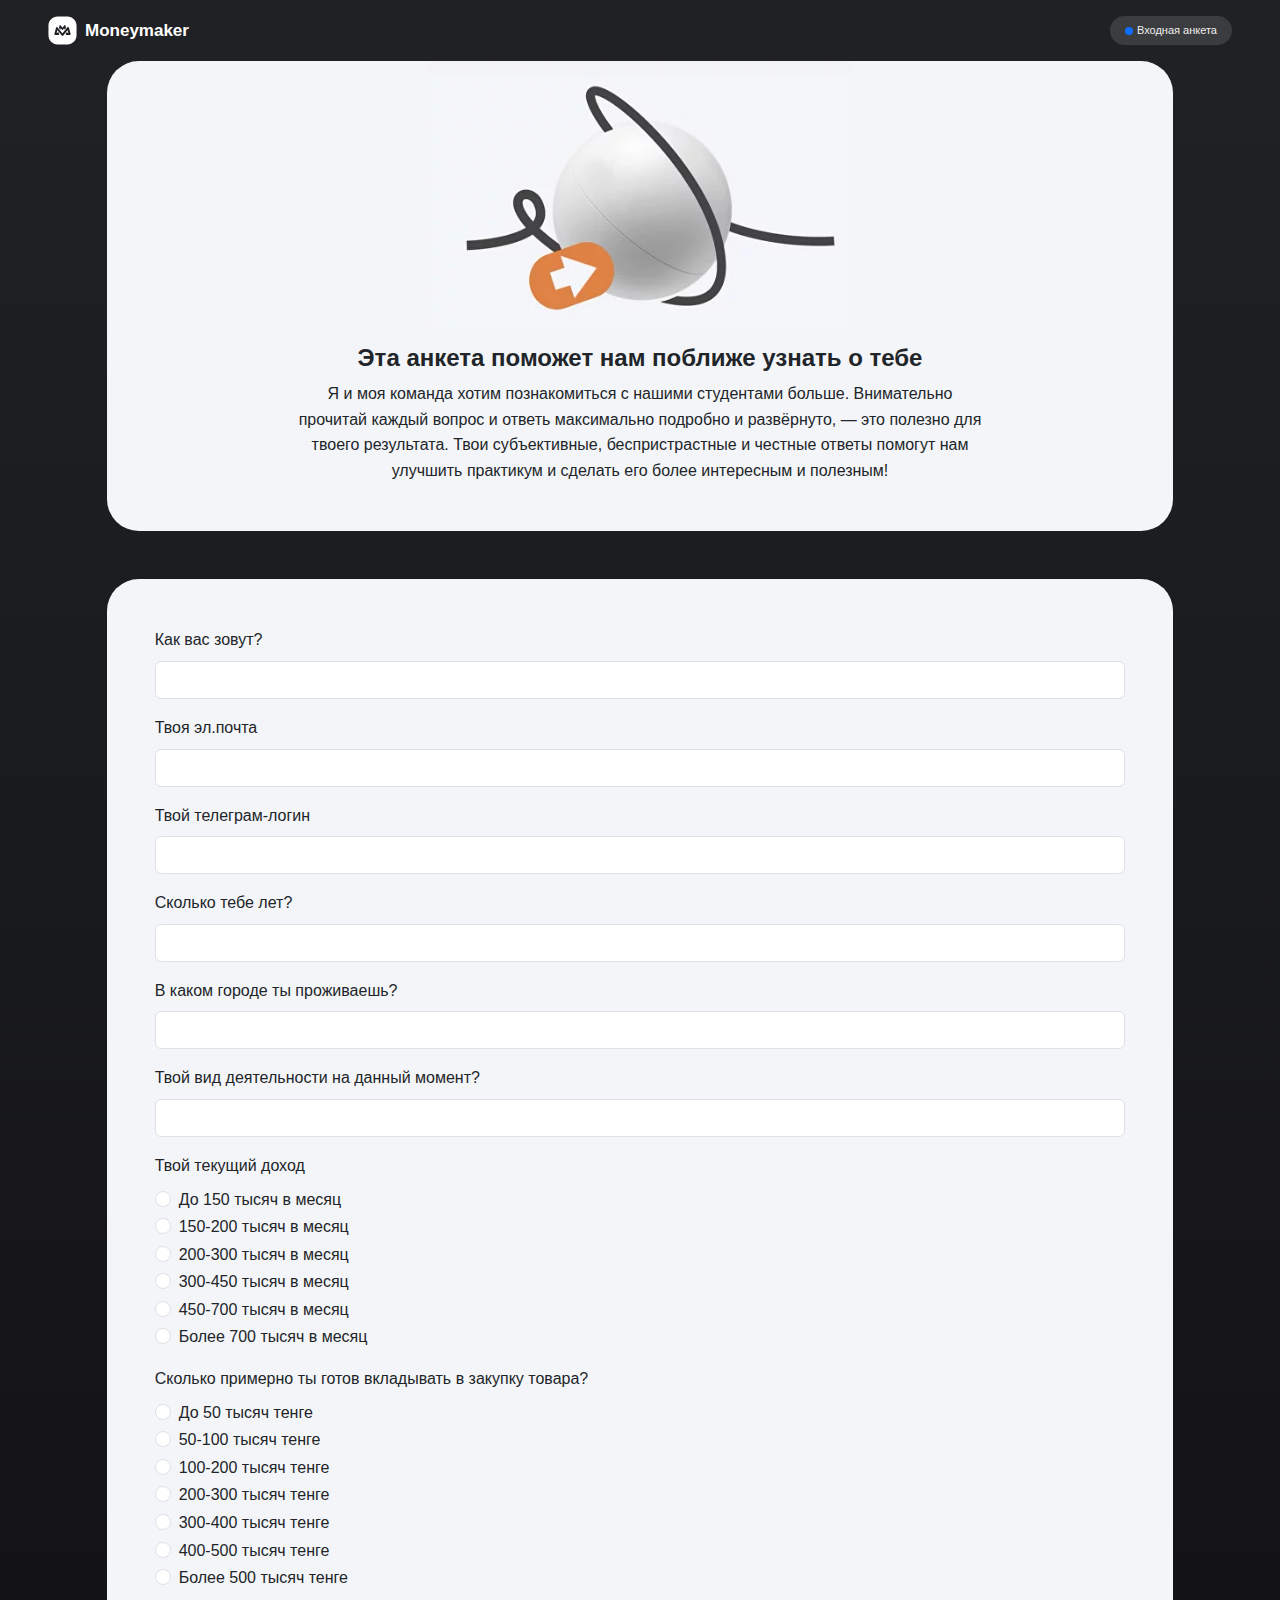
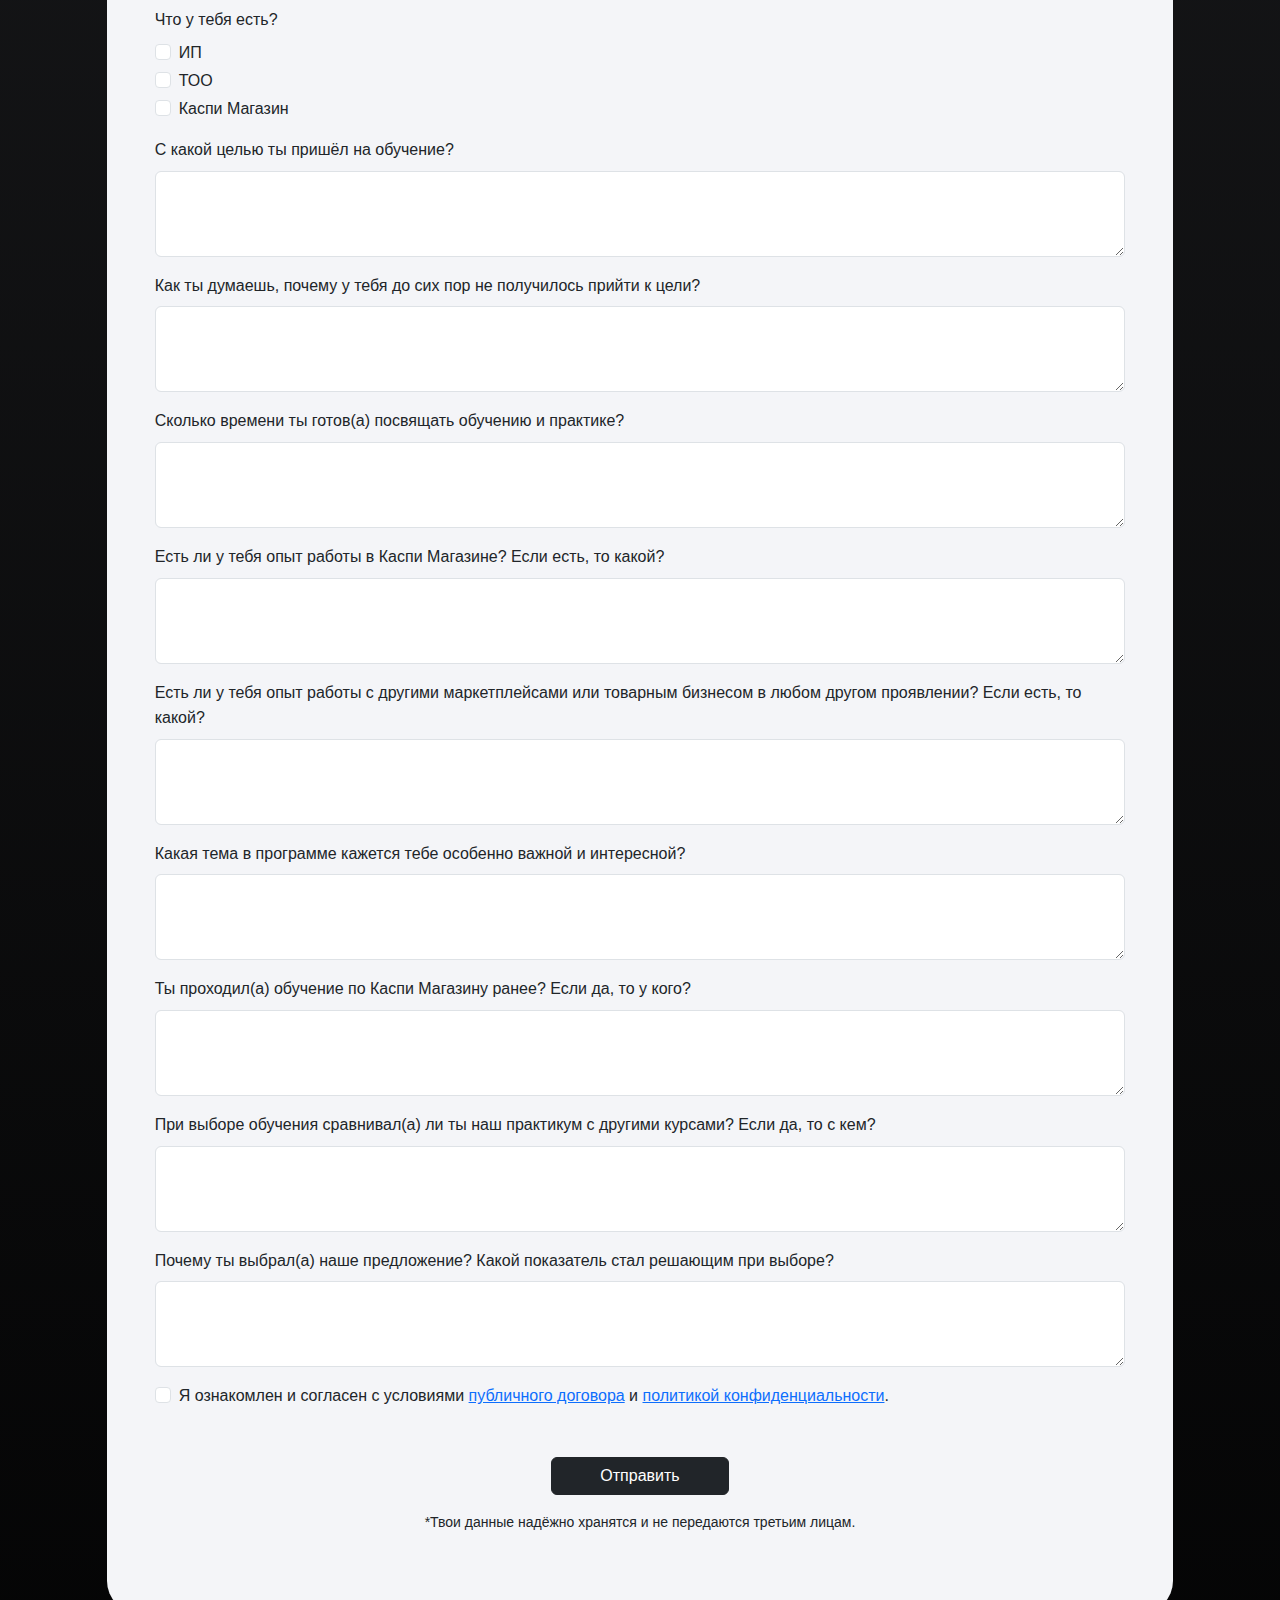
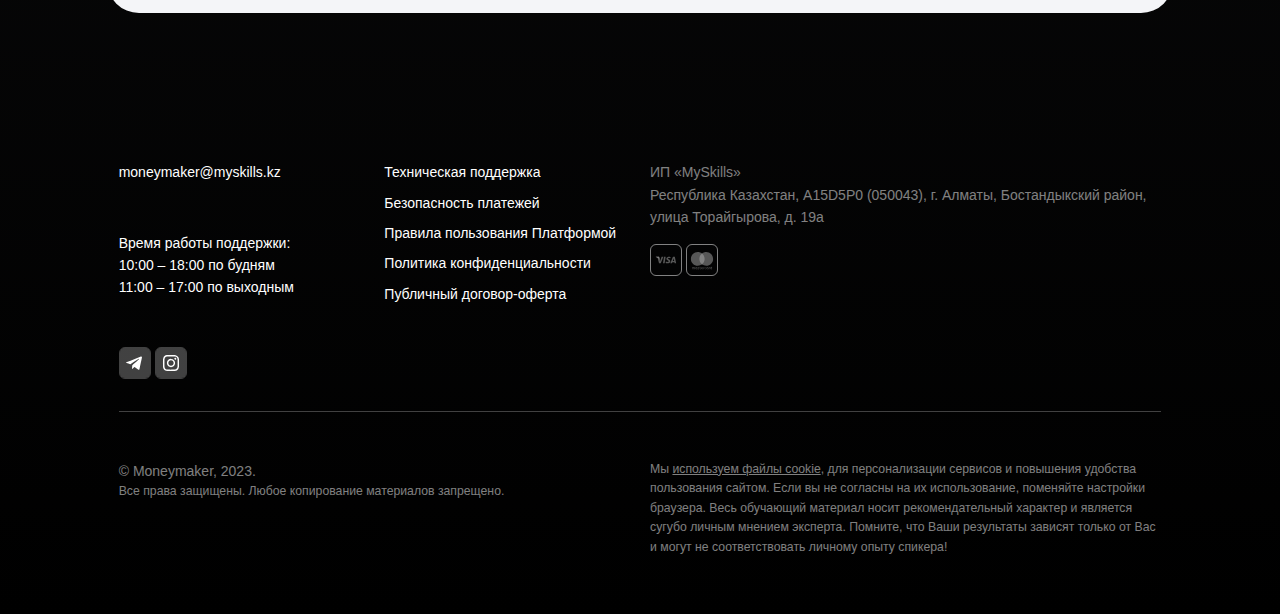
<file: anketa.html>
<!doctype html>
<html lang="ru">
<head>
    <meta charset="UTF-8">
    <meta name="viewport"
          content="width=device-width, user-scalable=no, initial-scale=1.0, maximum-scale=1.0, minimum-scale=1.0">
    <meta http-equiv="X-UA-Compatible" content="ie=edge">

    <link rel="preconnect" href="https://fonts.googleapis.com">
    <link rel="preconnect" href="https://fonts.gstatic.com" crossorigin>
    <link href="https://fonts.googleapis.com/css2?family=Inter:wght@300;400;500;600;700;800&display=swap" rel="stylesheet">

    <link rel="stylesheet" href="css/bootstrap.min.css">
    <link rel="stylesheet" href="css/style.css">
    <title>Входное анкетирование студентов</title>
</head>
<body class="anketa-page">
<div class="site-container">
    <header class="header mt-3 mb-3">
        <div class="container-fluid px-5 d-flex justify-content-between align-items-center">
            <div class="header__logo d-flex flex-row align-items-center">
                <img src="assets/logo.svg" alt="" class="logo">
                <div class="header__company ms-2">Moneymaker</div>
            </div>
            <div class="header__info d-flex align-items-center">
                <span class="circle bg-primary rounded-circle me-1"
                      style="width: 8px;height: 8px; display:block;"></span> Входная анкета
            </div>
        </div>
    </header>
    <main class="main">
        <div class="intro mb-5">
            <div class="container col-10 rounded-5 intro__container" style="background: #f4f5f8">
                <div class="row flex-column align-items-center">
                    <div class="mb-3 col-6 col-sm-6 col-md-6 col-lg-5 d-flex justify-content-center">
                        <img src="assets/anket-img.jpg" class="d-block w-100 object-fit-cover" alt="Anketa">
                    </div>
                    <h1 class="col-lg-8 col-md-10 col-sm-12 h4 fw-bold text-center">Эта анкета поможет нам поближе
                        узнать о тебе</h1>
                    <p class="mb-5 col-lg-8 col-md-10 col-sm-12 text text-center" style="font-weight: 400;">
                        Я и моя команда хотим познакомиться с нашими студентами больше. Внимательно прочитай каждый
                        вопрос и ответь максимально подробно и развёрнуто, — это полезно для твоего результата. Твои
                        субъективные, беспристрастные и честные ответы помогут нам улучшить практикум и сделать его
                        более интересным и полезным!
                    </p>
                </div>
            </div>
        </div>

        <div class="questionnaire" style="margin-bottom: 100px;">
            <div class="container py-5 px-5 col-10 rounded-5 intro__container" style="background: #f4f5f8">
                <form action="/" method="get">
                    <div class="mb-3">
                        <label class="form-label" for="name">Как вас зовут?</label>
                        <input type="text" class="form-control focus-ring focus-ring-dark" id="name" name="full_name">
                    </div>
                    <div class="mb-3">
                        <label class="form-label" for="email">Твоя эл.почта</label>
                        <input type="email" class="form-control focus-ring focus-ring-dark" id="email" name="email">
                    </div>
                    <div class="mb-3">
                        <label class="form-label" for="messenger">Твой телеграм-логин</label>
                        <input type="text" class="form-control focus-ring focus-ring-dark" id="messenger"
                               name="messenger">
                    </div>
                    <div class="mb-3">
                        <label class="form-label" for="age">Сколько тебе лет?</label>
                        <input type="number" maxlength="2" class="form-control focus-ring focus-ring-dark" id="age"
                               name="age">
                    </div>
                    <div class="mb-3">
                        <label class="form-label" for="city">В каком городе ты проживаешь?</label>
                        <input type="text" class="form-control focus-ring focus-ring-dark" id="city" name="city">
                    </div>
                    <div class="mb-3">
                        <label class="form-label" for="work">Твой вид деятельности на данный момент?</label>
                        <input type="text" class="form-control focus-ring focus-ring-dark" id="work" name="work">
                    </div>
                    <div class="mb-3">
                        <label class="form-label">Твой текущий доход</label>
                        <div class="form-group" style="font-weight: 400;">
                            <div class="form-check">
                                <input class="form-check-input focus-ring focus-ring-dark" type="radio" name="finance"
                                       id="finance1"
                                       value="До 150 тысяч в месяц">
                                <label class="form-check-label" for="finance1">
                                    До 150 тысяч в месяц
                                </label>
                            </div>
                            <div class="form-check">
                                <input class="form-check-input focus-ring focus-ring-dark" type="radio" name="finance"
                                       id="finance2"
                                       value="150-200 тысяч в месяц">
                                <label class="form-check-label" for="finance2">
                                    150-200 тысяч в месяц
                                </label>
                            </div>
                            <div class="form-check">
                                <input class="form-check-input focus-ring focus-ring-dark" type="radio" name="finance"
                                       id="finance3"
                                       value="200-300 тысяч в месяц">
                                <label class="form-check-label" for="finance3">
                                    200-300 тысяч в месяц
                                </label>
                            </div>
                            <div class="form-check">
                                <input class="form-check-input focus-ring focus-ring-dark" type="radio" name="finance"
                                       id="finance4"
                                       value="300-450 тысяч в месяц">
                                <label class="form-check-label" for="finance4">
                                    300-450 тысяч в месяц
                                </label>
                            </div>
                            <div class="form-check">
                                <input class="form-check-input focus-ring focus-ring-dark" type="radio" name="finance"
                                       id="finance5"
                                       value="450-700 тысяч в месяц">
                                <label class="form-check-label" for="finance5">
                                    450-700 тысяч в месяц
                                </label>
                            </div>
                            <div class="form-check">
                                <input class="form-check-input focus-ring focus-ring-dark" type="radio" name="finance"
                                       id="finance6"
                                       value="Более 700 тысяч в месяц">
                                <label class="form-check-label" for="finance6">
                                    Более 700 тысяч в месяц
                                </label>
                            </div>
                        </div>
                    </div>
                    <div class="mb-3">
                        <label class="form-label">Сколько примерно ты готов вкладывать в закупку товара?</label>
                        <div class="form-group" style="font-weight: 400;">
                            <div class="form-check">
                                <input class="form-check-input focus-ring focus-ring-dark" type="radio"
                                       name="investing_amount" id="investing_amount1"
                                       value="До 150 тысяч в месяц">
                                <label class="form-check-label" for="investing_amount1">
                                    До 50 тысяч тенге
                                </label>
                            </div>
                            <div class="form-check">
                                <input class="form-check-input focus-ring focus-ring-dark" type="radio"
                                       name="investing_amount" id="investing_amount2"
                                       value="150-200 тысяч в месяц">
                                <label class="form-check-label" for="investing_amount2">
                                    50-100 тысяч тенге
                                </label>
                            </div>
                            <div class="form-check">
                                <input class="form-check-input focus-ring focus-ring-dark" type="radio"
                                       name="investing_amount" id="investing_amount3"
                                       value="200-300 тысяч в месяц">
                                <label class="form-check-label" for="investing_amount3">
                                    100-200 тысяч тенге
                                </label>
                            </div>
                            <div class="form-check">
                                <input class="form-check-input focus-ring focus-ring-dark" type="radio"
                                       name="investing_amount" id="investing_amount4"
                                       value="300-450 тысяч в месяц">
                                <label class="form-check-label" for="investing_amount4">
                                    200-300 тысяч тенге
                                </label>
                            </div>
                            <div class="form-check">
                                <input class="form-check-input focus-ring focus-ring-dark" type="radio"
                                       name="investing_amount" id="investing_amount5"
                                       value="450-700 тысяч в месяц">
                                <label class="form-check-label" for="investing_amount5">
                                    300-400 тысяч тенге
                                </label>
                            </div>
                            <div class="form-check">
                                <input class="form-check-input focus-ring focus-ring-dark" type="radio"
                                       name="investing_amount" id="investing_amount6"
                                       value="Более 700 тысяч в месяц">
                                <label class="form-check-label" for="investing_amount6">
                                    400-500 тысяч тенге
                                </label>
                            </div>
                            <div class="form-check">
                                <input class="form-check-input focus-ring focus-ring-dark focus-ring focus-ring-dark"
                                       type="radio" name="investing_amount" id="investing_amount7"
                                       value="Более 700 тысяч в месяц">
                                <label class="form-check-label" for="investing_amount7">
                                    Более 500 тысяч тенге
                                </label>
                            </div>
                        </div>
                    </div>
                    <div class="mb-3">
                        <label class="form-label">Что у тебя есть?</label>
                        <div class="form-group">
                            <div class="form-check">
                                <input class="form-check-input focus-ring focus-ring-dark" type="checkbox" value="ИП"
                                       name="companies[]" id="company1">
                                <label class="form-check-label" for="company1">ИП</label>
                            </div>
                            <div class="form-check">
                                <input class="form-check-input focus-ring focus-ring-dark" type="checkbox" value="ТОО"
                                       name="companies[]"
                                       id="company2">
                                <label class="form-check-label" for="company2">ТОО</label>
                            </div>
                            <div class="form-check">
                                <input class="form-check-input focus-ring focus-ring-dark" type="checkbox"
                                       value="Каспи Магазин" name="companies[]"
                                       id="company3">
                                <label class="form-check-label" for="company3">Каспи Магазин</label>
                            </div>
                        </div>
                    </div>
                    <div class="mb-3">
                        <label for="question1" class="form-label">
                            С какой целью ты пришёл на обучение?
                        </label>
                        <textarea name="questionnaire['С какой целью ты пришёл на обучение?']"
                                  class="form-control focus-ring focus-ring-dark"
                                  id="question1" rows="3"></textarea>
                    </div>
                    <div class="mb-3">
                        <label for="question2" class="form-label">
                            Как ты думаешь, почему у тебя до сих пор не получилось прийти к цели?
                        </label>
                        <textarea
                                name="questionnaire['Как ты думаешь, почему у тебя до сих пор не получилось придти к цели?']"
                                class="form-control focus-ring focus-ring-dark" id="question2" rows="3"></textarea>
                    </div>
                    <div class="mb-3">
                        <label for="question3" class="form-label">
                            Сколько времени ты готов(а) посвящать обучению и практике?
                        </label>
                        <textarea name="questionnaire['Сколько времени ты готов(а) посвящать обучению и практике?']"
                                  class="form-control focus-ring focus-ring-dark" id="question3" rows="3"></textarea>
                    </div>
                    <div class="mb-3">
                        <label for="question4" class="form-label">
                            Есть ли у тебя опыт работы в Каспи Магазине? Если есть, то какой?
                        </label>
                        <textarea
                                name="questionnaire['Есть ли у тебя опыт работы в Каспи Магазине? Если есть, то какой?']"
                                class="form-control focus-ring focus-ring-dark" id="question4" rows="3"></textarea>
                    </div>
                    <div class="mb-3">
                        <label for="question5" class="form-label">
                            Есть ли у тебя опыт работы с другими маркетплейсами или товарным бизнесом в любом другом
                            проявлении? Если есть, то какой?
                        </label>
                        <textarea
                                name="questionnaire['Есть ли у тебя опыт работы с другими маркетплейсами или товарным бизнесом в любом другом проявлении? Если есть, то какой?']"
                                class="form-control focus-ring focus-ring-dark" id="question5" rows="3"></textarea>
                    </div>
                    <div class="mb-3">
                        <label for="question6" class="form-label">
                            Какая тема в программе кажется тебе особенно важной и интересной?
                        </label>
                        <textarea
                                name="questionnaire['Как ты думаешь, почему у тебя до сих пор не получилось придти к цели?']"
                                class="form-control focus-ring focus-ring-dark" id="question6" rows="3"></textarea>
                    </div>
                    <div class="mb-3">
                        <label for="question7" class="form-label">
                            Ты проходил(а) обучение по Каспи Магазину ранее? Если да, то у кого?
                        </label>
                        <textarea
                                name="questionnaire['Ты проходил(а) обучение по Каспи Магазину ранее? Если да, то у кого?']"
                                class="form-control focus-ring focus-ring-dark" id="question7" rows="3"></textarea>
                    </div>
                    <div class="mb-3">
                        <label for="question8" class="form-label">
                            При выборе обучения сравнивал(а) ли ты наш практикум с другими курсами? Если да, то с кем?
                        </label>
                        <textarea
                                name="questionnaire['Как ты думаешь, почему у тебя до сих пор не получилось придти к цели?']"
                                class="form-control focus-ring focus-ring-dark" id="question8" rows="3"></textarea>
                    </div>
                    <div class="mb-3">
                        <label for="question9" class="form-label">
                            Почему ты выбрал(а) наше предложение? Какой показатель стал решающим при выборе?
                        </label>
                        <textarea
                                name="questionnaire['Как ты думаешь, почему у тебя до сих пор не получилось придти к цели?']"
                                class="form-control focus-ring focus-ring-dark" id="question9" rows="3"></textarea>
                    </div>
                    <div class="mb-5 form-check">
                        <input class="form-check-input focus-ring focus-ring-dark" type="checkbox" name="politics"
                               value="" id="politics">
                        <label class="form-check-label fw-normal" for="politics">
                            Я ознакомлен и согласен с условиями <a href="#">публичного договора</a> и <a href="#">политикой
                            конфиденциальности</a>.
                        </label>
                    </div>
                    <div class="mb-3 d-flex flex-column align-items-center">
                        <button type="submit" class="btn btn-dark px-5 mb-3">Отправить</button>
                        <p class="small">*Твои данные надёжно хранятся и не передаются третьим лицам.</p>
                    </div>
                </form>
            </div>
        </div>
    </main>
    <footer class="footer text-white small fw-light">
        <div class="container py-5 col-10 intro__container">
            <div class="row mb-4">
                <div class="col-12 col-lg-3 col-md-6 mb-2 col-sm-6">
                    <a href="mailto:moneymaker@myskills.kz" class="text-white mb-5 d-block text-decoration-none">moneymaker@myskills.kz</a>
                    <div class="mb-5">
                        <p class="mb-0">Время работы поддержки:</p>
                        <span>10:00 – 18:00 по будням</span><br>
                        <span>11:00 – 17:00 по выходным</span>
                    </div>
                    <div class="d-flex flex-row flex-wrap align-items-center justify-content-start">
                        <div class="me-1 rounded-2 overflow-hidden"
                             style="border: 1px solid rgba(255, 255, 255, .25);width: 32px; height: 32px;">
                            <a href="#" class="d-block icon-hover" style="background: rgba(255, 255, 255, .25)">
                                <img src="assets/tglogo.svg" class="d-block object-fit-cover" alt="Visa Logo">
                            </a>
                        </div>
                        <div class="me-1 rounded-2 overflow-hidden"
                             style="border: 1px solid rgba(255, 255, 255, .25);width: 32px; height: 32px;">
                            <a href="#" class="d-block icon-hover" style="background: rgba(255, 255, 255, .25)">
                                <img src="assets/instalogo.svg" class="d-block object-fit-cover" alt="Mastercard Logo">
                            </a>
                        </div>
                    </div>
                </div>
                <div class="col-12 col-lg-3 col-md-6 mb-2 col-sm-6 ">
                    <a href="#" class="text-white mb-2 d-block text-decoration-none">
                        Техническая поддержка
                    </a>
                    <a href="#" class="text-white mb-2 d-block text-decoration-none">
                        Безопасность платежей
                    </a>
                    <a href="#" class="text-white mb-2 d-block text-decoration-none">
                        Правила пользования Платформой
                    </a>
                    <a href="#" class="text-white mb-2 d-block text-decoration-none">
                        Политика конфиденциальности
                    </a>
                    <a href="#" class="text-white mb-2 d-block text-decoration-none">
                        Публичный договор-оферта
                    </a>
                </div>
                <div class="col-12 col-lg-6 col-md-12 col-sm-12">
                    <span class="text-white-50">ИП «MySkills»</span>
                    <p class="text-white-50 mb-3">Республика Казахстан, A15D5P0 (050043), г. Алматы, Бостандыкский
                        район, улица Торайгырова, д. 19а</p>
                    <div class="d-flex flex-row flex-wrap align-items-center justify-content-start">
                        <div class="me-1 rounded-2"
                             style="border: 1px solid rgba(255, 255, 255, .5);width: 32px; height: 32px;">
                            <img src="assets/visalogo.svg" class="d-block icon-hover object-fit-cover" alt="Visa Logo">
                        </div>
                        <div class="me-1 rounded-2"
                             style="border: 1px solid rgba(255, 255, 255, .5);width: 32px; height: 32px;">
                            <img src="assets/mastercard.svg" class="d-block icon-hover object-fit-cover"
                                 alt="Mastercard Logo">
                        </div>
                    </div>
                </div>
            </div>
            <hr>
            <div class="row mt-5">
                <div class="col-12 col-lg-6 col-md-6 col-sm-6 mb-2 ">
                    <div class="text-white-50">
                        © Moneymaker, 2023.
                    </div>
                    <div class="small text-white-50">
                        Все права защищены. Любое копирование материалов запрещено.
                    </div>
                </div>
                <div class="col-12 col-lg-6 col-md-6 col-sm-6 mb-2 ">
                    <div class="small text-white-50">
                        Мы <a href="#" class="text-white-50 text-decoration-underline">используем файлы cookie</a>, для персонализации сервисов и повышения удобства пользования сайтом.
                        Если вы не согласны на их использование, поменяйте настройки браузера. Весь обучающий материал
                        носит рекомендательный характер и является сугубо личным мнением эксперта. Помните, что Ваши
                        результаты зависят только от Вас и могут не соответствовать личному опыту спикера!
                    </div>
                </div>
            </div>
        </div>
    </footer>
</div>

</body>
</html>
</file>
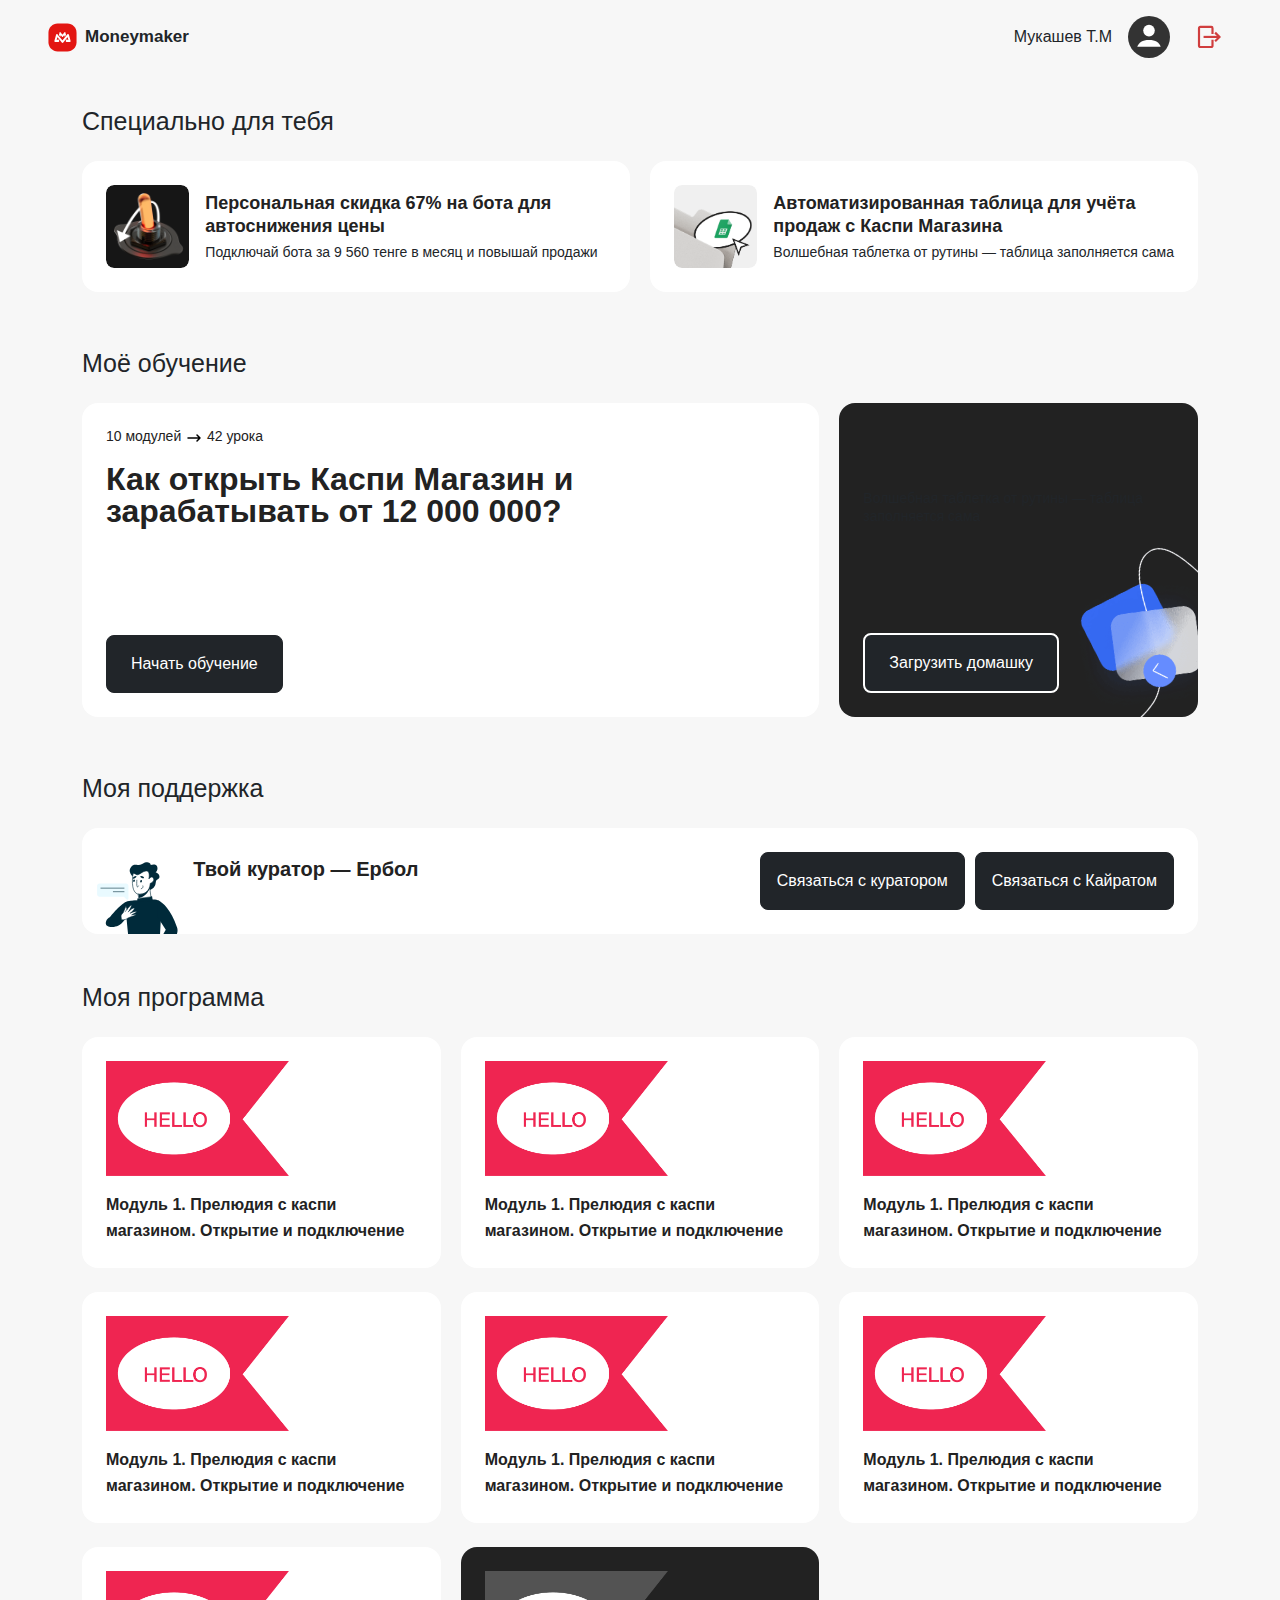
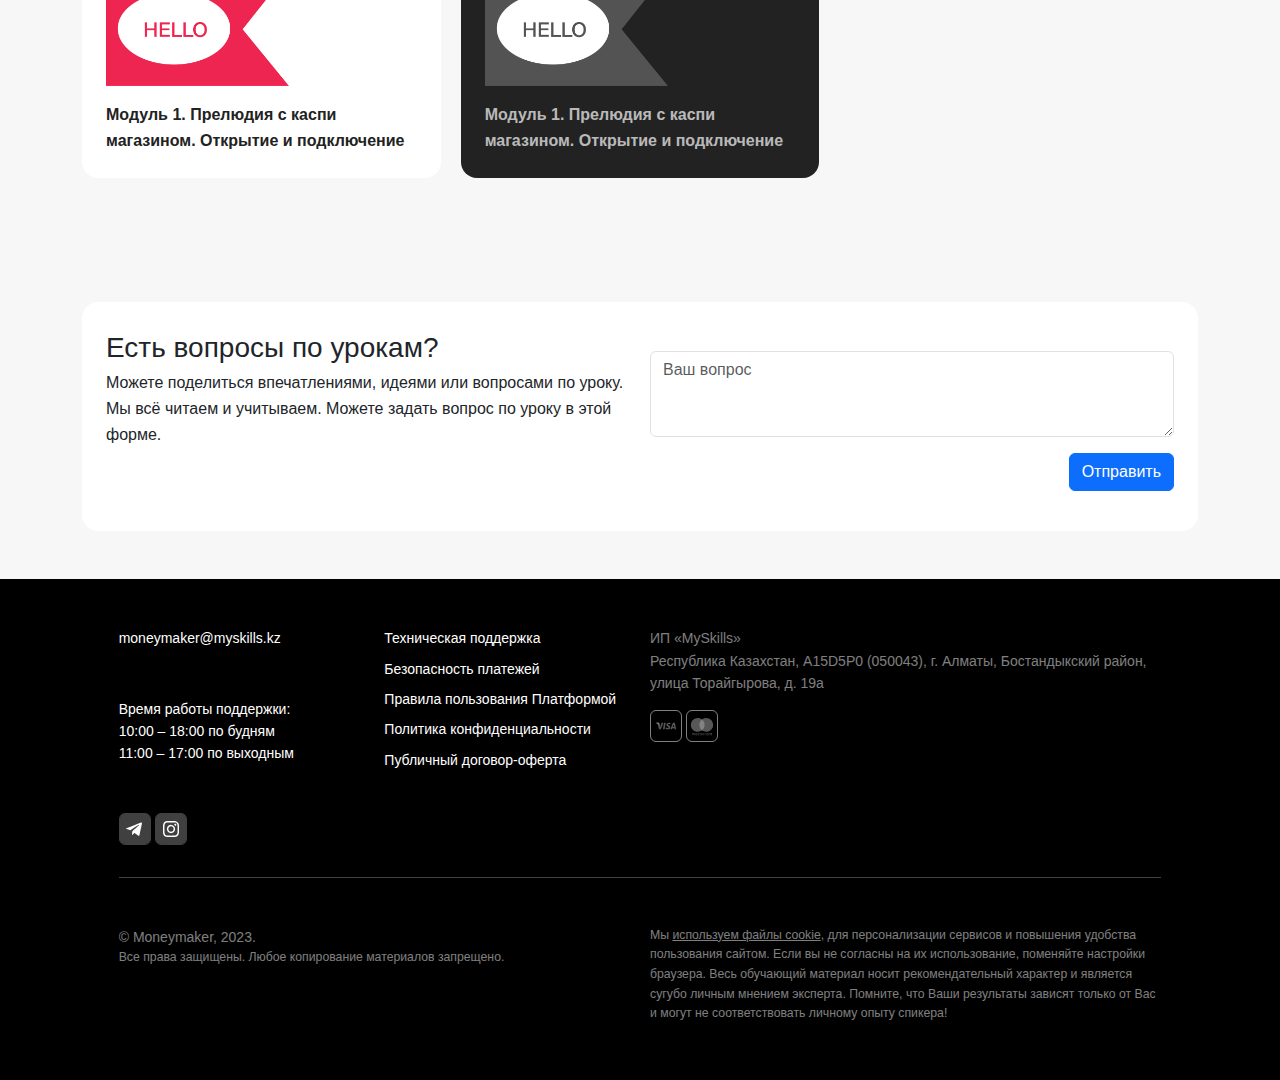
<file: course.html>
<!doctype html>
<html lang="ru">
<head>
    <meta charset="UTF-8">
    <meta name="viewport"
          content="width=device-width, user-scalable=no, initial-scale=1.0, maximum-scale=1.0, minimum-scale=1.0">
    <meta http-equiv="X-UA-Compatible" content="ie=edge">

    <link rel="preconnect" href="https://fonts.googleapis.com">
    <link rel="preconnect" href="https://fonts.gstatic.com" crossorigin>
    <link href="https://fonts.googleapis.com/css2?family=Inter:wght@300;400;500;600;700;800&display=swap"
          rel="stylesheet">

    <link rel="stylesheet" href="css/bootstrap.min.css">
    <link rel="stylesheet" href="css/style.css">
    <title>Страница курса</title>
</head>
<body class="course-page">
<div class="site-container">
    <header class="header mt-3 mb-3">
        <div class="container-fluid px-5 d-flex justify-content-between align-items-center">
            <div class="header__logo d-flex flex-row align-items-center">
                <img src="assets/red-logo.svg" alt="" class="logo">
                <div class="header__company ms-2 text-dark">Moneymaker</div>
            </div>
            <div class="d-flex align-items-center">
                <div class="header__user d-flex align-items-center text-dark">
                    <span class="me-3">Мукашев Т.М</span>

                    <a href="#" id="user" style="width: 42px; height: 42px;"
                       class="d-block bg-white rounded-circle overflow-hidden">
                        <svg class="d-block object-fit-cover" xmlns="http://www.w3.org/2000/svg" viewBox="0 0 60 60">
                            <defs>
                                <mask x="0" y="0" width="60" height="60">
                                    <g>
                                        <circle cx="30" cy="30" r="30" fill="#fff"></circle>
                                    </g>
                                </mask>
                            </defs>
                            <g>
                                <g>
                                    <circle cx="30" cy="30" r="30" fill-opacity="0"></circle>
                                    <g>
                                        <path class="cls-4" fill="#000" fill-opacity=".8" d="M0 0h60v60H0z"></path>
                                    </g>
                                    <g>
                                        <path fill="#fff" class="cls-5"
                                              d="M46.68 43.83c-2-5.8-6.9-9.69-16.63-9.69s-14.58 3.77-16.84 9.69"></path>
                                    </g>
                                    <g>
                                        <circle fill="#fff" class="cls-5" cx="30" cy="20.86" r="8.29"></circle>
                                    </g>
                                </g>
                            </g>
                        </svg>
                    </a>
                </div>
                <div class="d-flex ms-3 align-items-center">
                    <a href="#" title="Выйти" class="btn rounded-3 btn-sm text-white">
                        <svg width="28" viewBox="0 0 64.00 64.00" xmlns="http://www.w3.org/2000/svg" stroke-width="4.992"
                             stroke="#d03e3e" fill="none">
                            <g id="SVGRepo_bgCarrier" stroke-width="0"></g>
                            <g id="SVGRepo_tracerCarrier" stroke-linecap="round" stroke-linejoin="round"
                               stroke="#CCCCCC" stroke-width="0.128"></g>
                            <g id="SVGRepo_iconCarrier">
                                <polyline points="46.02 21.95 55.93 31.86 46.02 41.77"></polyline>
                                <line x1="55.93" y1="31.86" x2="19.59" y2="31.86"></line>
                                <path d="M40,38.18V52a2.8,2.8,0,0,1-2.81,2.8H12A2.8,2.8,0,0,1,9.16,52V11.77A2.8,2.8,0,0,1,12,9H37.19A2.8,2.8,0,0,1,40,11.77V25"></path>
                            </g>
                        </svg>
                    </a>
                </div>
            </div>
        </div>
    </header>
    <main class="main mb-5">
        <div class="special mt-5">
            <div class="container">
                <div class="title h4 mb-4 fw-medium">
                    Специально для тебя
                </div>
                <div class="row d-flex align-items-stretch flex-wrap">
                    <div class="mb-2 col-12 col-lg-6 col-md-12 col-sm-12 ">
                        <div class="h-100 p-4 rounded-4 bg-white d-flex align-items-center flex-row">
                            <div class="col-2 rounded-3 overflow-hidden">
                                <img src="assets/special-img1.png"
                                     class="object-fit-cover rounded-3 d-block mw-100"
                                     alt="Бот">
                            </div>
                            <div class="col-10 ps-3">
                                <div class="special__title fw-bold">
                                    Персональная скидка 67% на бота для автоснижения цены
                                </div>
                                <div class="special__description text-dark fw-normal">
                                    Подключай бота за 9 560 тенге в месяц и повышай продажи
                                </div>
                            </div>
                        </div>
                    </div>
                    <div class="mb-2 col-12 col-lg-6 col-md-12 col-sm-12 ">
                        <div class="h-100 p-4 rounded-4 bg-white d-flex align-items-center flex-row">
                            <div class="col-2 rounded-3 overflow-hidden">
                                <img src="assets/special-img2.png"
                                     class="object-fit-cover rounded-3 d-block mw-100"
                                     alt="Бот">
                            </div>
                            <div class="col-10 ps-3">
                                <div class="special__title fw-bold">
                                    Автоматизированная таблица для учёта продаж с Каспи Магазина
                                </div>
                                <div class="special__description text-dark fw-normal">
                                    Волшебная таблетка от рутины — таблица заполняется сама
                                </div>
                            </div>
                        </div>
                    </div>
                </div>
            </div>
        </div>

        <div class="course mt-5">
            <div class="container">
                <div class="title h4 mb-4 fw-medium">
                    Моё обучение
                </div>
                <div class="row d-flex align-items-stretch flex-wrap">
                    <div class=" mb-2 col-12 col-lg-8 col-md-12 col-sm-12 ">
                        <div class="h-100 p-4 rounded-4 bg-white d-flex flex-column justify-content-between">
                            <div class="col-10 mb-5">
                                <div class="course__stat small mb-3">
                                    10 модулей
                                    <span style="font-weight: 500;">
                                        <svg width="18px" viewBox="0 0 24 24" fill="none"
                                             xmlns="http://www.w3.org/2000/svg">
                                        <path d="M4 12H20M20 12L16 8M20 12L16 16" stroke="#000000" stroke-width="2"
                                              stroke-linecap="round"
                                              stroke-linejoin="round"/>
                                    </svg>
                                    </span>
                                    42 урока
                                </div>
                                <div class="course__title fs-2 lh-1 fw-bold">
                                    Как открыть Каспи Магазин и зарабатывать от 12 000 000?
                                </div>
                            </div>
                            <div>
                                <button class="btn btn-dark rounded-3 fs-6 px-4 py-3">Начать обучение</button>
                            </div>
                        </div>
                    </div>

                    <div class="mb-2 col-12 col-lg-4 col-md-12 col-sm-12 ">
                        <div class="overflow-hidden position-relative h-100 mw-100 w-100 p-4 text-white rounded-4 flex-column justify-content-between d-flex flex-row"
                             style="background: #222222;">
                            <img src="assets/homework-img.png" class="position-absolute z-0 d-block homework__image"
                                 alt="Img">
                            <div class="col-12">
                                <div class="course__stat small mb-3">
                                    Таймлайн на домашку урока №<span>...</span>
                                </div>
                                <div class="special__title fs-3 fw-bold">
                                    00 дней 00:00:00
                                </div>
                                <div class="special__description text-dark fw-normal">
                                    Волшебная таблетка от рутины — таблица заполняется сама
                                </div>
                            </div>
                            <div>
                                <button class="btn btn-dark text-white border-white border-2 rounded-3 fs-6 px-4 py-3">
                                    Загрузить домашку
                                </button>
                            </div>
                        </div>
                    </div>
                </div>
            </div>
        </div>

        <div class="curator mt-5">
            <div class="container">
                <div class="title h4 mb-4 fw-medium">
                    Моя поддержка
                </div>
                <div class="h-100 p-4 rounded-4 bg-white d-flex flex-wrap align-items-center position-relative flex-row">
                    <div class="special__item mb-2 col-12 col-lg-6 col-md-12 d-flex flex-row">
                        <div class="col-2 d-none d-lg-block d-md-block z-0">
                            <img class="d-none d-lg-block d-md-block curator__img" src="assets/curator.svg"
                                 alt="Куратор">
                        </div>
                        <div class="col-12 col-lg-10 col-md-10 z-1">
                            <div class="curator__title fs-5 lh-1 fw-bold text-start text-lg-center text-md-end text-xl-start mb-3">
                                Твой куратор — Ербол
                            </div>
                        </div>
                    </div>

                    <div class="special__item col-12 z-1 col-lg-6 col-md-12 justify-content-start justify-content-md-end justify-content-lg-end justify-content-xl-end d-flex flex-wrap flex-md-nowrap flex-lg-nowrap">
                        <button class="btn btn__curator btn-dark rounded-3 fs-6 px-3 py-3 margin__right-to-bottom">
                            Связаться с куратором
                        </button>
                        <button class="btn btn__curator btn-dark rounded-3 fs-6 px-3 py-3">Связаться с Кайратом</button>
                    </div>
                </div>
            </div>
        </div>

        <div class="course__modules mt-5" style="margin-bottom: 100px;">
            <div class="container">
                <div class="title h4 mb-4 fw-medium">
                    Моя программа
                </div>
                <div class="row d-flex align-items-stretch flex-wrap ">
                    <div class="module__item mb-4 col-12 col-lg-4 col-md-12 col-sm-12 ">
                        <div class="module__content overflow-hidden position-relative h-100 mw-100 w-100 p-4 rounded-4 flex-column justify-content-between d-flex flex-row">
                            <div class="col-12 mb-3 module__thumb">
                                <img src="assets/modules/module-1.png" alt="Модуль">
                            </div>
                            <div class="col-12">
                                <div class="module__title fs-6 fw-bold">
                                    Модуль 1. Прелюдия с каспи магазином. Открытие и подключение
                                </div>
                            </div>
                        </div>
                    </div>

                    <div class="module__item mb-4 col-12 col-lg-4 col-md-12 col-sm-12 ">
                        <div class="module__content overflow-hidden position-relative h-100 mw-100 w-100 p-4 rounded-4 flex-column justify-content-between d-flex flex-row">
                            <div class="col-12 mb-3 module__thumb">
                                <img src="assets/modules/module-1.png" alt="Модуль">
                            </div>
                            <div class="col-12">
                                <div class="module__title fs-6 fw-bold">
                                    Модуль 1. Прелюдия с каспи магазином. Открытие и подключение
                                </div>
                            </div>
                        </div>
                    </div>

                    <div class="module__item module__item mb-4 col-12 col-lg-4 col-md-12 col-sm-12 ">
                        <div class="module__content overflow-hidden position-relative h-100 mw-100 w-100 p-4 rounded-4 flex-column justify-content-between d-flex flex-row">
                            <div class="col-12 mb-3 module__thumb">
                                <img src="assets/modules/module-1.png" alt="Модуль">
                            </div>
                            <div class="col-12">
                                <div class="module__title fs-6 fw-bold">
                                    Модуль 1. Прелюдия с каспи магазином. Открытие и подключение
                                </div>
                            </div>
                        </div>
                    </div>

                    <div class="module__item module__item mb-4 col-12 col-lg-4 col-md-12 col-sm-12 ">
                        <div class="module__content overflow-hidden position-relative h-100 mw-100 w-100 p-4 rounded-4 flex-column justify-content-between d-flex flex-row">
                            <div class="col-12 mb-3 module__thumb">
                                <img src="assets/modules/module-1.png" alt="Модуль">
                            </div>
                            <div class="col-12">
                                <div class="module__title fs-6 fw-bold">
                                    Модуль 1. Прелюдия с каспи магазином. Открытие и подключение
                                </div>
                            </div>
                        </div>
                    </div>

                    <div class="module__item module__item mb-4 col-12 col-lg-4 col-md-12 col-sm-12 ">
                        <div class="module__content overflow-hidden position-relative h-100 mw-100 w-100 p-4 rounded-4 flex-column justify-content-between d-flex flex-row">
                            <div class="col-12 mb-3 module__thumb">
                                <img src="assets/modules/module-1.png" alt="Модуль">
                            </div>
                            <div class="col-12">
                                <div class="module__title fs-6 fw-bold">
                                    Модуль 1. Прелюдия с каспи магазином. Открытие и подключение
                                </div>
                            </div>
                        </div>
                    </div>

                    <div class="module__item module__item mb-4 col-12 col-lg-4 col-md-12 col-sm-12 ">
                        <div class="module__content overflow-hidden position-relative h-100 mw-100 w-100 p-4 rounded-4 flex-column justify-content-between d-flex flex-row">
                            <div class="col-12 mb-3 module__thumb">
                                <img src="assets/modules/module-1.png" alt="Модуль">
                            </div>
                            <div class="col-12">
                                <div class="module__title fs-6 fw-bold">
                                    Модуль 1. Прелюдия с каспи магазином. Открытие и подключение
                                </div>
                            </div>
                        </div>
                    </div>

                    <div class="module__item module__item mb-4 col-12 col-lg-4 col-md-12 col-sm-12 ">
                        <div class="module__content overflow-hidden position-relative h-100 mw-100 w-100 p-4 rounded-4 flex-column justify-content-between d-flex flex-row">
                            <div class="col-12 mb-3 module__thumb">
                                <img src="assets/modules/module-1.png" alt="Модуль">
                            </div>
                            <div class="col-12">
                                <div class="module__title fs-6 fw-bold">
                                    Модуль 1. Прелюдия с каспи магазином. Открытие и подключение
                                </div>
                            </div>
                        </div>
                    </div>

                    <div class="module__item module__item disable mb-4 col-12 col-lg-4 col-md-12 col-sm-12 ">
                        <div class="module__content overflow-hidden position-relative h-100 mw-100 w-100 p-4 rounded-4 flex-column justify-content-between d-flex flex-row">
                            <div class="col-12 mb-3 module__thumb">
                                <img src="assets/modules/module-1.png" alt="Модуль">
                            </div>
                            <div class="col-12">
                                <div class="module__title fs-6 fw-bold">
                                    Модуль 1. Прелюдия с каспи магазином. Открытие и подключение
                                </div>
                            </div>
                        </div>
                    </div>
                </div>
            </div>
        </div>

        <div class="feedback__form">
            <div class="container">
                <div class="h-100 p-4 rounded-4 bg-white ">
                    <div class="row">
                        <div class="col-12 col-xl-6 col-lg-6">
                            <div class="feedback__title fs-3">
                                Есть вопросы по урокам?
                            </div>
                            <p class="feedback__subtitle fs-6 fw-normal">
                                Можете поделиться впечатлениями, идеями или вопросами по уроку. Мы всё читаем и
                                учитываем.
                                Можете задать вопрос по уроку в этой форме.
                            </p>
                        </div>
                        <div class="col-12 col-xl-6 col-lg-6">
                            <form action="/" method="post">
                                <div class="mb-3">
                                    <label for="question" class="form-label"></label>
                                    <textarea class="form-control" name="question" id="question" cols="30" rows="3"
                                              placeholder="Ваш вопрос"></textarea>
                                </div>
                                <div class="mb-3 d-flex justify-content-end">
                                    <button class="btn btn-primary">Отправить</button>
                                </div>
                            </form>
                        </div>
                    </div>
                </div>
            </div>
        </div>
    </main>
    <footer class="footer text-white small fw-light" style="background: #000;">
        <div class="container py-5 col-10 intro__container">
            <div class="row mb-4">
                <div class="col-12 col-lg-3 col-md-6 mb-2 col-sm-6">
                    <a href="mailto:moneymaker@myskills.kz" class="text-white mb-5 d-block text-decoration-none">moneymaker@myskills.kz</a>
                    <div class="mb-5">
                        <p class="mb-0">Время работы поддержки:</p>
                        <span>10:00 – 18:00 по будням</span><br>
                        <span>11:00 – 17:00 по выходным</span>
                    </div>
                    <div class="d-flex flex-row flex-wrap align-items-center justify-content-start">
                        <div class="me-1 rounded-2 overflow-hidden"
                             style="border: 1px solid rgba(255, 255, 255, .25);width: 32px; height: 32px;">
                            <a href="#" class="d-block icon-hover" style="background: rgba(255, 255, 255, .25)">
                                <img src="assets/tglogo.svg" class="d-block object-fit-cover" alt="Visa Logo">
                            </a>
                        </div>
                        <div class="me-1 rounded-2 overflow-hidden"
                             style="border: 1px solid rgba(255, 255, 255, .25);width: 32px; height: 32px;">
                            <a href="#" class="d-block icon-hover" style="background: rgba(255, 255, 255, .25)">
                                <img src="assets/instalogo.svg" class="d-block object-fit-cover" alt="Mastercard Logo">
                            </a>
                        </div>
                    </div>
                </div>
                <div class="col-12 col-lg-3 col-md-6 mb-2 col-sm-6 ">
                    <a href="#" class="text-white mb-2 d-block text-decoration-none">
                        Техническая поддержка
                    </a>
                    <a href="#" class="text-white mb-2 d-block text-decoration-none">
                        Безопасность платежей
                    </a>
                    <a href="#" class="text-white mb-2 d-block text-decoration-none">
                        Правила пользования Платформой
                    </a>
                    <a href="#" class="text-white mb-2 d-block text-decoration-none">
                        Политика конфиденциальности
                    </a>
                    <a href="#" class="text-white mb-2 d-block text-decoration-none">
                        Публичный договор-оферта
                    </a>
                </div>
                <div class="col-12 col-lg-6 col-md-12 col-sm-12">
                    <span class="text-white-50">ИП «MySkills»</span>
                    <p class="text-white-50 mb-3">Республика Казахстан, A15D5P0 (050043), г. Алматы, Бостандыкский
                        район, улица Торайгырова, д. 19а</p>
                    <div class="d-flex flex-row flex-wrap align-items-center justify-content-start">
                        <div class="me-1 rounded-2"
                             style="border: 1px solid rgba(255, 255, 255, .5);width: 32px; height: 32px;">
                            <img src="assets/visalogo.svg" class="d-block icon-hover object-fit-cover" alt="Visa Logo">
                        </div>
                        <div class="me-1 rounded-2"
                             style="border: 1px solid rgba(255, 255, 255, .5);width: 32px; height: 32px;">
                            <img src="assets/mastercard.svg" class="d-block icon-hover object-fit-cover"
                                 alt="Mastercard Logo">
                        </div>
                    </div>
                </div>
            </div>
            <hr>
            <div class="row mt-5">
                <div class="col-12 col-lg-6 col-md-6 col-sm-6 mb-2 ">
                    <div class="text-white-50">
                        © Moneymaker, 2023.
                    </div>
                    <div class="small text-white-50">
                        Все права защищены. Любое копирование материалов запрещено.
                    </div>
                </div>
                <div class="col-12 col-lg-6 col-md-6 col-sm-6 mb-2 ">
                    <div class="small text-white-50">
                        Мы <a href="#" class="text-white-50 text-decoration-underline">используем файлы cookie</a>, для
                        персонализации сервисов и повышения удобства пользования сайтом.
                        Если вы не согласны на их использование, поменяйте настройки браузера. Весь обучающий материал
                        носит рекомендательный характер и является сугубо личным мнением эксперта. Помните, что Ваши
                        результаты зависят только от Вас и могут не соответствовать личному опыту спикера!
                    </div>
                </div>
            </div>
        </div>
    </footer>
</div>

</body>
</html>
</file>
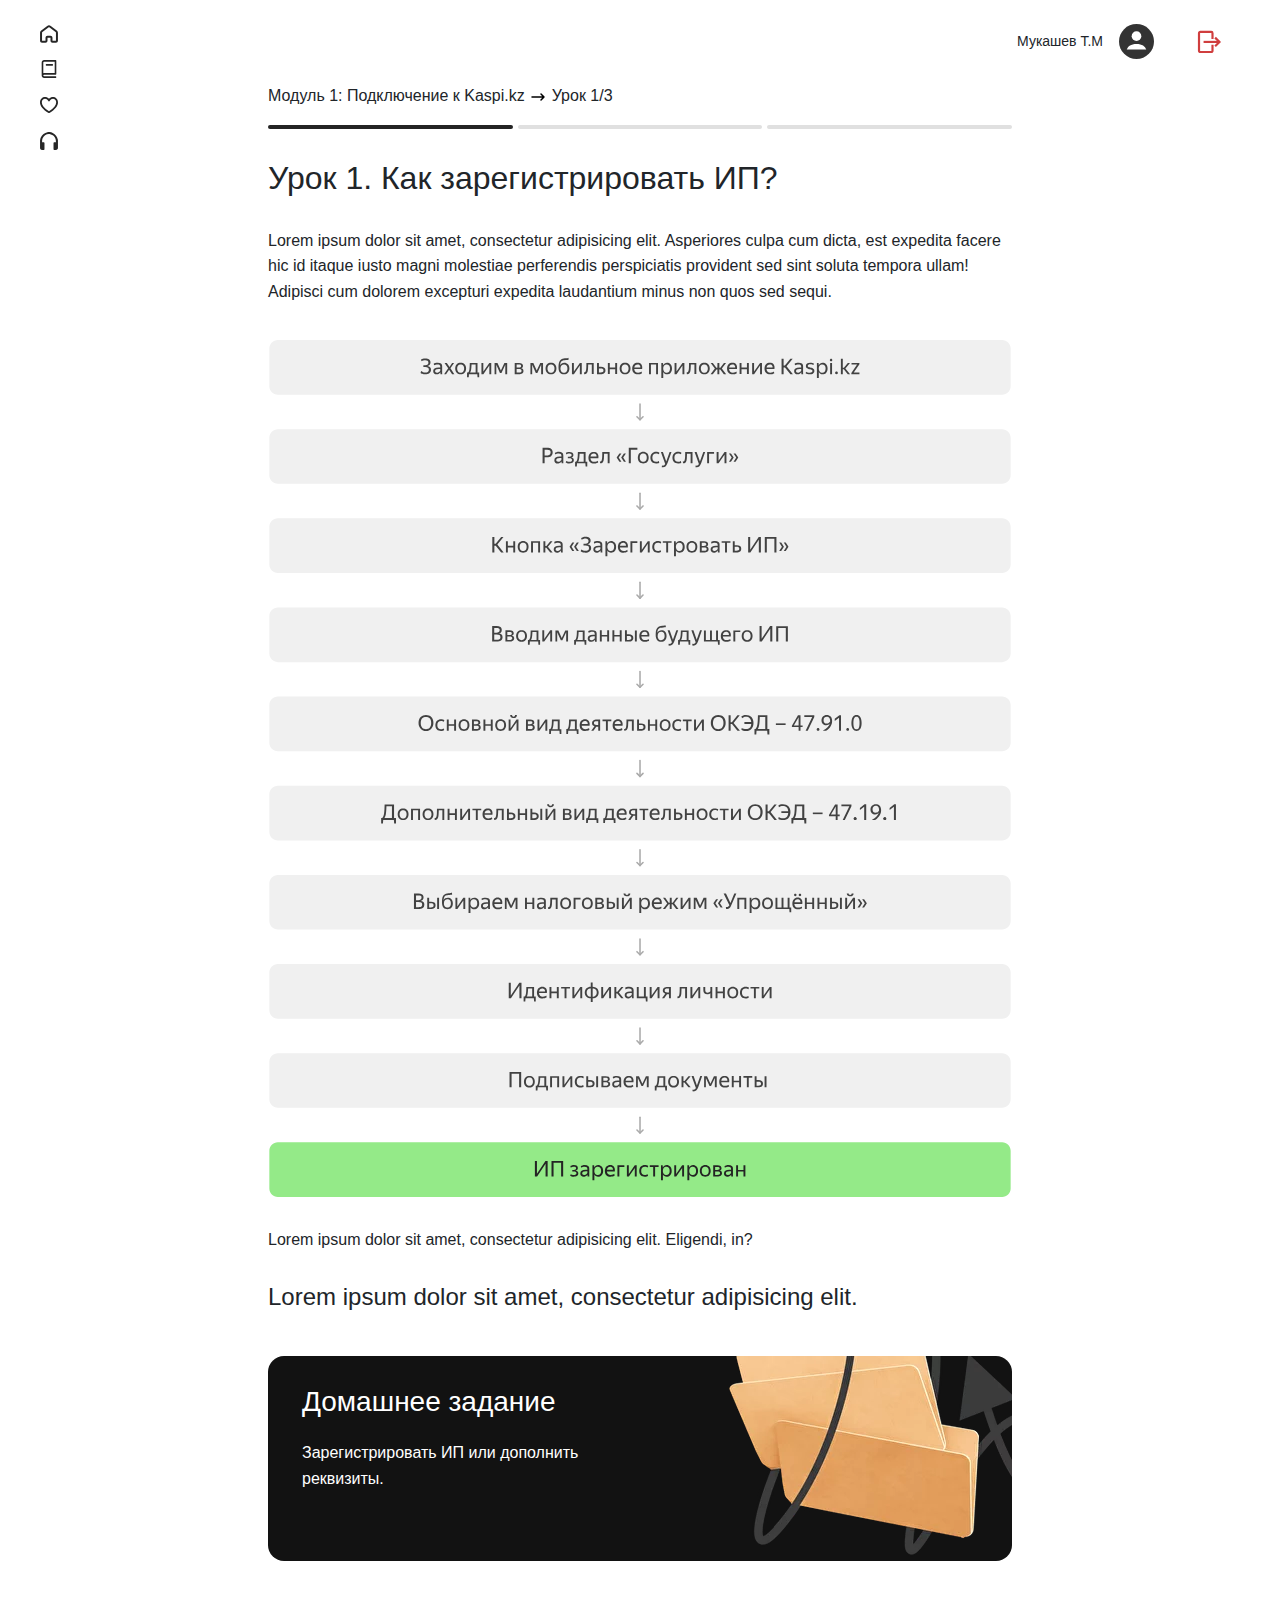
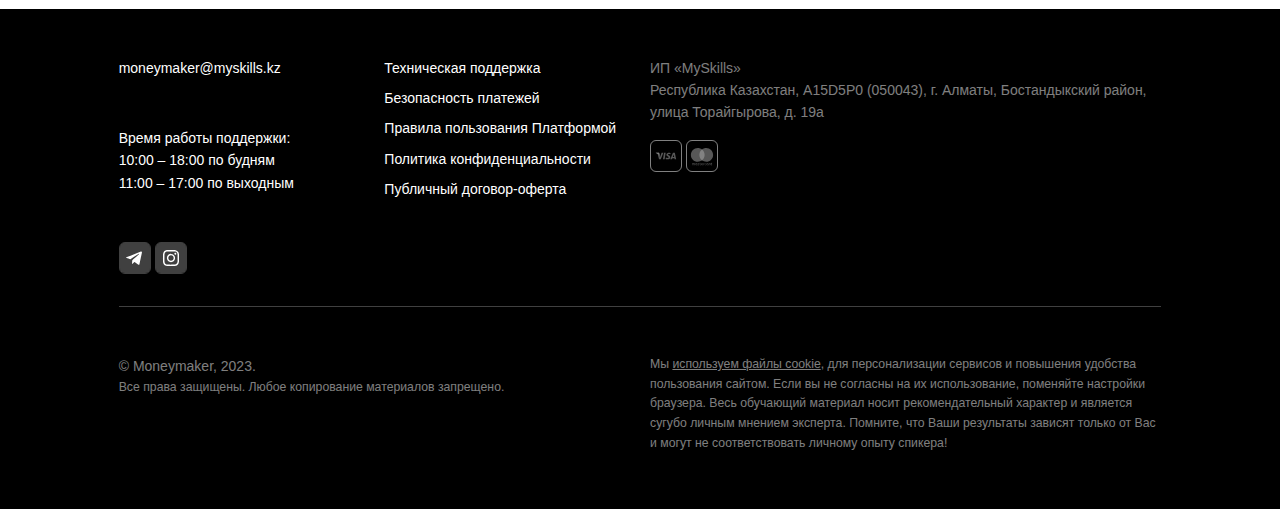
<file: lesson.html>
<!doctype html>
<html lang="ru">
<head>
    <meta charset="UTF-8">
    <meta name="viewport"
          content="width=device-width, user-scalable=no, initial-scale=1.0, maximum-scale=1.0, minimum-scale=1.0">
    <meta http-equiv="X-UA-Compatible" content="ie=edge">

    <link rel="preconnect" href="https://fonts.googleapis.com">
    <link rel="preconnect" href="https://fonts.gstatic.com" crossorigin>
    <link href="https://fonts.googleapis.com/css2?family=Inter:wght@300;400;500;600;700;800&display=swap"
          rel="stylesheet">

    <link rel="stylesheet" href="css/bootstrap.min.css">
    <link rel="stylesheet" href="css/style.css">
    <title>Страница курса</title>
</head>
<body class="overflow-hidden lessons-page">

<div class="preloader">
    <div class="wrapper">
        <img src="assets/red-logo.svg" alt="" class="logo-bg">
        <div class="loader"></div>
    </div>
</div>

<div class="site-container">
    <header class="header mt-3 mb-3">
        <div class="container-fluid px-5 d-flex justify-content-between align-items-center">
            <div class="header__logo d-flex flex-row align-items-center">
            </div>
            <div class="d-flex align-items-center">
                <a href="#" style="font-size: 14px;"
                   class="header__user text-decoration-none bg-white py-2 px-3 rounded-3 d-flex align-items-center text-dark"
                   id="user">
                    <span class="me-3 username">Мукашев Т.М</span>

                    <div style="width: 35px; height: 35px;"
                         class="d-block bg-white rounded-circle overflow-hidden">
                        <svg class="d-block object-fit-cover" xmlns="http://www.w3.org/2000/svg"
                             viewBox="0 0 60 60">
                            <defs>
                                <mask x="0" y="0" width="60" height="60">
                                    <g>
                                        <circle cx="30" cy="30" r="30" fill="#fff"></circle>
                                    </g>
                                </mask>
                            </defs>
                            <g>
                                <g>
                                    <circle cx="30" cy="30" r="30" fill-opacity="0"></circle>
                                    <g>
                                        <path class="cls-4" fill="#000" fill-opacity=".8" d="M0 0h60v60H0z"></path>
                                    </g>
                                    <g>
                                        <path fill="#fff" class="cls-5"
                                              d="M46.68 43.83c-2-5.8-6.9-9.69-16.63-9.69s-14.58 3.77-16.84 9.69"></path>
                                    </g>
                                    <g>
                                        <circle fill="#fff" class="cls-5" cx="30" cy="20.86" r="8.29"></circle>
                                    </g>
                                </g>
                            </g>
                        </svg>
                    </div>
                </a>
                <div class="d-flex ms-3 align-items-center">
                    <a href="#" title="Выйти" class="btn rounded-3 btn-sm text-white">
                        <svg width="28" viewBox="0 0 64.00 64.00" xmlns="http://www.w3.org/2000/svg"
                             stroke-width="4.992"
                             stroke="#d03e3e" fill="none">
                            <g id="SVGRepo_bgCarrier" stroke-width="0"></g>
                            <g id="SVGRepo_tracerCarrier" stroke-linecap="round" stroke-linejoin="round"
                               stroke="#CCCCCC" stroke-width="0.128"></g>
                            <g id="SVGRepo_iconCarrier">
                                <polyline points="46.02 21.95 55.93 31.86 46.02 41.77"></polyline>
                                <line x1="55.93" y1="31.86" x2="19.59" y2="31.86"></line>
                                <path d="M40,38.18V52a2.8,2.8,0,0,1-2.81,2.8H12A2.8,2.8,0,0,1,9.16,52V11.77A2.8,2.8,0,0,1,12,9H37.19A2.8,2.8,0,0,1,40,11.77V25"></path>
                            </g>
                        </svg>
                    </a>
                </div>
            </div>
        </div>
    </header>
    <aside class="sidebar">
        <ul class="sidebar__menu">
            <li class="sidebar__menu-item">
                <a href="#" class="sidebar__menu-link">
                    <img src="assets/home_icon.svg" alt="Home">
                </a>
            </li>

            <li class="sidebar__menu-item">
                <a href="#" class="sidebar__menu-link">
                    <img src="assets/proga_icon.svg" alt="Home">
                </a>
            </li>

            <li class="sidebar__menu-item">
                <a href="#" class="sidebar__menu-link">
                    <img src="assets/love_icon.svg" alt="Home">
                </a>
            </li>

            <li class="sidebar__menu-item">
                <a href="#" class="sidebar__menu-link">
                    <img src="assets/support.svg" alt="Home">
                </a>
            </li>
        </ul>
    </aside>
    <main class="main mb-5">
        <div class="module__info mb-4">
            <div class="container d-flex flex-column align-items-center justify-content-center">
                <div class="col-12 col-xl-8 col-lg-8 col-md-8 mb-3">
                    Модуль 1: Подключение к Kaspi.kz
                    <span style="font-weight: 500;">
                        <svg width="18px" viewBox="0 0 24 24" fill="none"
                             xmlns="http://www.w3.org/2000/svg">
                            <path d="M4 12H20M20 12L16 8M20 12L16 16" stroke="#000000" stroke-width="2"
                                  stroke-linecap="round" stroke-linejoin="round"></path>
                        </svg>
                    </span>
                    Урок 1/3
                </div>
                <div class="col-12 col-xl-8 col-lg-8 col-mb-8">
                    <div class="lessons-list">
                        <div class="lessons-list__item active"></div>
                        <div class="lessons-list__item"></div>
                        <div class="lessons-list__item"></div>
                    </div>
                </div>
            </div>
        </div>
        <div class="lesson">
            <div class="container d-flex flex-column align-items-center justify-content-center">
                <div class="col-12 col-xl-8 col-lg-8 fs-2 mb-4 col-md-8 lesson__title">Урок 1. Как зарегистрировать
                    ИП?
                </div>
                <div class="col-12 col-xl-8 col-lg-8 mb-4 col-md-8 lesson__content fs-6">
                    <p>Lorem ipsum dolor sit amet, consectetur adipisicing elit. Asperiores culpa cum dicta, est
                        expedita facere hic id itaque iusto magni molestiae perferendis perspiciatis provident sed sint
                        soluta tempora ullam! Adipisci cum dolorem excepturi expedita laudantium minus non quos sed
                        sequi.</p>
                    <img src="assets/_%20(1).svg" alt="">
                    <p>Lorem ipsum dolor sit amet, consectetur adipisicing elit. Eligendi, in?</p>
                    <h4>Lorem ipsum dolor sit amet, consectetur adipisicing elit.</h4>
                </div>
            </div>
        </div>
        <div class="homework">
            <div class="container d-flex flex-column align-items-center justify-content-center">
                <div class="homework__content overflow-hidden rounded-4 row col-12 col-xl-8 col-lg-8 col-md-8 text-white px-4 ">
                    <div class="col-12 col-xl-6 col-lg-6 col-md-6 py-4">
                        <div class="col-12 fs-3 mb-3 homework__title">Домашнее задание</div>
                        <div class="col-12 fs-6 fw-normal mb-4 homework__subtitle">
                            Зарегистрировать ИП или дополнить реквизиты.
                        </div>
                    </div>
                    <div class="col-12 col-xl-6 col-lg-6 col-md-6">
                        <img src="assets/homework.png" alt="">
                    </div>
                </div>
            </div>
            <div class="col-12 col-xl-8 col-lg-8 mb-4 col-md-8 lesson__content fs-6">

            </div>
        </div>
    </main>
    <footer class="footer text-white small fw-light" style="background: #000;">
        <div class="container py-5 col-10 intro__container">
            <div class="row mb-4">
                <div class="col-12 col-lg-3 col-md-6 mb-2 col-sm-6">
                    <a href="mailto:moneymaker@myskills.kz" class="text-white mb-5 d-block text-decoration-none">moneymaker@myskills.kz</a>
                    <div class="mb-5">
                        <p class="mb-0">Время работы поддержки:</p>
                        <span>10:00 – 18:00 по будням</span><br>
                        <span>11:00 – 17:00 по выходным</span>
                    </div>
                    <div class="d-flex flex-row flex-wrap align-items-center justify-content-start">
                        <div class="me-1 rounded-2 overflow-hidden"
                             style="border: 1px solid rgba(255, 255, 255, .25);width: 32px; height: 32px;">
                            <a href="#" class="d-block icon-hover" style="background: rgba(255, 255, 255, .25)">
                                <img src="assets/tglogo.svg" class="d-block object-fit-cover" alt="Visa Logo">
                            </a>
                        </div>
                        <div class="me-1 rounded-2 overflow-hidden"
                             style="border: 1px solid rgba(255, 255, 255, .25);width: 32px; height: 32px;">
                            <a href="#" class="d-block icon-hover" style="background: rgba(255, 255, 255, .25)">
                                <img src="assets/instalogo.svg" class="d-block object-fit-cover" alt="Mastercard Logo">
                            </a>
                        </div>
                    </div>
                </div>
                <div class="col-12 col-lg-3 col-md-6 mb-2 col-sm-6 ">
                    <a href="#" class="text-white mb-2 d-block text-decoration-none">
                        Техническая поддержка
                    </a>
                    <a href="#" class="text-white mb-2 d-block text-decoration-none">
                        Безопасность платежей
                    </a>
                    <a href="#" class="text-white mb-2 d-block text-decoration-none">
                        Правила пользования Платформой
                    </a>
                    <a href="#" class="text-white mb-2 d-block text-decoration-none">
                        Политика конфиденциальности
                    </a>
                    <a href="#" class="text-white mb-2 d-block text-decoration-none">
                        Публичный договор-оферта
                    </a>
                </div>
                <div class="col-12 col-lg-6 col-md-12 col-sm-12">
                    <span class="text-white-50">ИП «MySkills»</span>
                    <p class="text-white-50 mb-3">Республика Казахстан, A15D5P0 (050043), г. Алматы, Бостандыкский
                        район, улица Торайгырова, д. 19а</p>
                    <div class="d-flex flex-row flex-wrap align-items-center justify-content-start">
                        <div class="me-1 rounded-2"
                             style="border: 1px solid rgba(255, 255, 255, .5);width: 32px; height: 32px;">
                            <img src="assets/visalogo.svg" class="d-block icon-hover object-fit-cover" alt="Visa Logo">
                        </div>
                        <div class="me-1 rounded-2"
                             style="border: 1px solid rgba(255, 255, 255, .5);width: 32px; height: 32px;">
                            <img src="assets/mastercard.svg" class="d-block icon-hover object-fit-cover"
                                 alt="Mastercard Logo">
                        </div>
                    </div>
                </div>
            </div>
            <hr>
            <div class="row mt-5">
                <div class="col-12 col-lg-6 col-md-6 col-sm-6 mb-2 ">
                    <div class="text-white-50">
                        © Moneymaker, 2023.
                    </div>
                    <div class="small text-white-50">
                        Все права защищены. Любое копирование материалов запрещено.
                    </div>
                </div>
                <div class="col-12 col-lg-6 col-md-6 col-sm-6 mb-2 ">
                    <div class="small text-white-50">
                        Мы <a href="#" class="text-white-50 text-decoration-underline">используем файлы cookie</a>, для
                        персонализации сервисов и повышения удобства пользования сайтом.
                        Если вы не согласны на их использование, поменяйте настройки браузера. Весь обучающий материал
                        носит рекомендательный характер и является сугубо личным мнением эксперта. Помните, что Ваши
                        результаты зависят только от Вас и могут не соответствовать личному опыту спикера!
                    </div>
                </div>
            </div>
        </div>
    </footer>
</div>
<script src="js/script.js"></script>
</body>
</html>
</file>
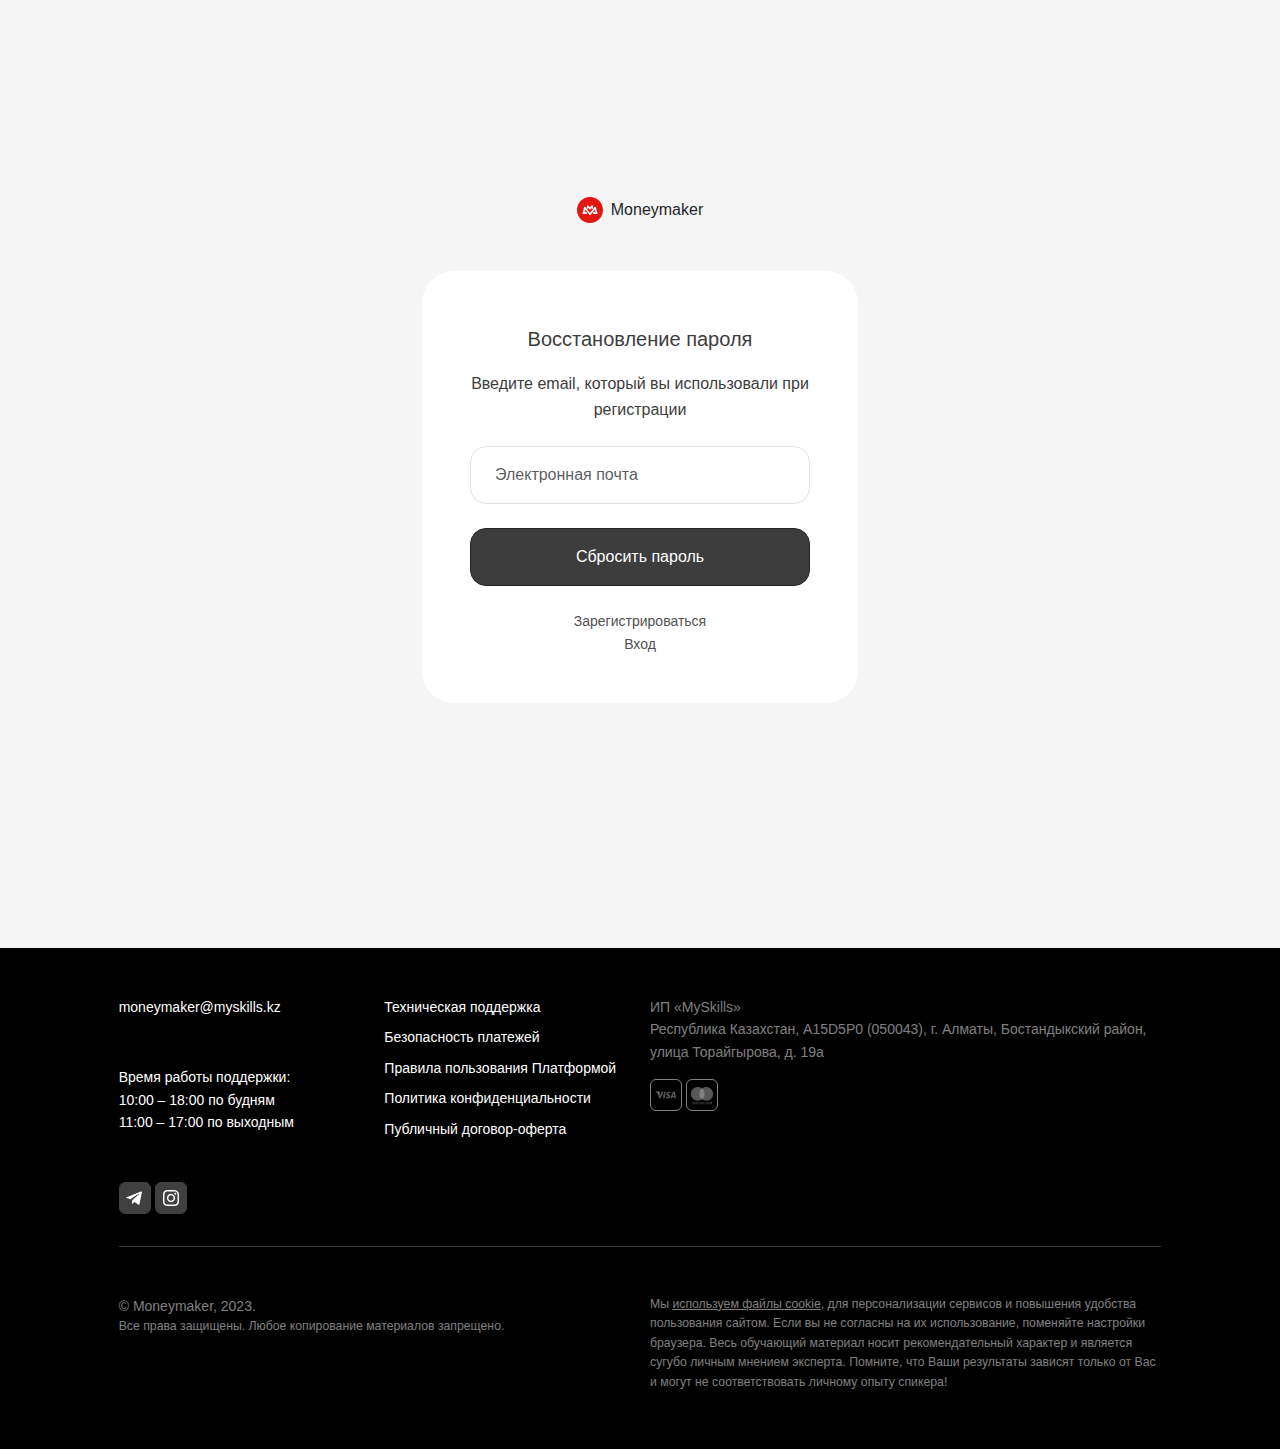
<file: password-forget.html>
<!doctype html>
<html lang="ru">
<head>
    <meta charset="UTF-8">
    <meta name="viewport"
          content="width=device-width, user-scalable=no, initial-scale=1.0, maximum-scale=1.0, minimum-scale=1.0">
    <meta http-equiv="X-UA-Compatible" content="ie=edge">

    <link rel="preconnect" href="https://fonts.googleapis.com">
    <link rel="preconnect" href="https://fonts.gstatic.com" crossorigin>
    <link href="https://fonts.googleapis.com/css2?family=Inter:wght@300;400;500;600;700;800&display=swap"
          rel="stylesheet">

    <link rel="stylesheet" href="css/bootstrap.min.css">
    <link rel="stylesheet" href="css/style.css">
    <title>Страница курса</title>
</head>
<body class="overflow-hidden auth-page">

<div class="preloader">
    <div class="wrapper">
        <img src="assets/red-logo.svg" alt="" class="logo-bg">
        <div class="loader"></div>
    </div>
</div>

<div class="site-container">
    <main class="main d-flex align-items-center justify-content-center min-vh-100 w-100 mb-5">

        <div class="login" style="max-width: 460px; width: 100%;">
            <div class="container">
                <div class="">
                    <div class="login__logo d-flex align-items-center justify-content-center mb-5">
                        <div class="d-flex align-items-center justify-content-center">
                            <img style="width: 26px;" src="assets/logo_rounded.svg" alt="Logo">
                            <span class="ms-2">Moneymaker</span>
                        </div>
                    </div>
                    <div class="p-3 p-xl-5 p-lg-5 w-100 bg-white rounded-5">
                        <form action="" class="mt-1">
                            <p class="fs-5 text-center mb-3 fw-medium" style="color: #3d3d3d">Восстановление пароля</p>
                            <p class="fs-6 text-center mb-4 fw-medium" style="color: #3d3d3d">Введите email, который вы
                                использовали при регистрации</p>
                            <div class="mb-4">
                                <input type="text" name="email" class="form-control px-4 py-3 rounded-4"
                                       placeholder="Электронная почта">
                            </div>
                            <div class="mb-4">
                                <button class="btn btn-dark w-100 px-4 py-3 rounded-4" style="background: #3d3d3d;"
                                        type="submit">Сбросить пароль
                                </button>
                            </div>
                        </form>
                        <div class="links d-flex flex-column align-items-center justify-content-center">
                            <a href="#" class="small text-decoration-none" style="color: #525252">Зарегистрироваться</a>
                            <a href="#" class="small text-decoration-none" style="color: #525252">Вход</a>
                        </div>
                    </div>
                </div>
            </div>
        </div>

    </main>
    <footer class="footer text-white small fw-light" style="background: #000;">
        <div class="container py-5 col-10 intro__container">
            <div class="row mb-4">
                <div class="col-12 col-lg-3 col-md-6 mb-2 col-sm-6">
                    <a href="mailto:moneymaker@myskills.kz" class="text-white mb-5 d-block text-decoration-none">moneymaker@myskills.kz</a>
                    <div class="mb-5">
                        <p class="mb-0">Время работы поддержки:</p>
                        <span>10:00 – 18:00 по будням</span><br>
                        <span>11:00 – 17:00 по выходным</span>
                    </div>
                    <div class="d-flex flex-row flex-wrap align-items-center justify-content-start">
                        <div class="me-1 rounded-2 overflow-hidden"
                             style="border: 1px solid rgba(255, 255, 255, .25);width: 32px; height: 32px;">
                            <a href="#" class="d-block icon-hover" style="background: rgba(255, 255, 255, .25)">
                                <img src="assets/tglogo.svg" class="d-block object-fit-cover" alt="Visa Logo">
                            </a>
                        </div>
                        <div class="me-1 rounded-2 overflow-hidden"
                             style="border: 1px solid rgba(255, 255, 255, .25);width: 32px; height: 32px;">
                            <a href="#" class="d-block icon-hover" style="background: rgba(255, 255, 255, .25)">
                                <img src="assets/instalogo.svg" class="d-block object-fit-cover" alt="Mastercard Logo">
                            </a>
                        </div>
                    </div>
                </div>
                <div class="col-12 col-lg-3 col-md-6 mb-2 col-sm-6 ">
                    <a href="#" class="text-white mb-2 d-block text-decoration-none">
                        Техническая поддержка
                    </a>
                    <a href="#" class="text-white mb-2 d-block text-decoration-none">
                        Безопасность платежей
                    </a>
                    <a href="#" class="text-white mb-2 d-block text-decoration-none">
                        Правила пользования Платформой
                    </a>
                    <a href="#" class="text-white mb-2 d-block text-decoration-none">
                        Политика конфиденциальности
                    </a>
                    <a href="#" class="text-white mb-2 d-block text-decoration-none">
                        Публичный договор-оферта
                    </a>
                </div>
                <div class="col-12 col-lg-6 col-md-12 col-sm-12">
                    <span class="text-white-50">ИП «MySkills»</span>
                    <p class="text-white-50 mb-3">Республика Казахстан, A15D5P0 (050043), г. Алматы, Бостандыкский
                        район, улица Торайгырова, д. 19а</p>
                    <div class="d-flex flex-row flex-wrap align-items-center justify-content-start">
                        <div class="me-1 rounded-2"
                             style="border: 1px solid rgba(255, 255, 255, .5);width: 32px; height: 32px;">
                            <img src="assets/visalogo.svg" class="d-block icon-hover object-fit-cover" alt="Visa Logo">
                        </div>
                        <div class="me-1 rounded-2"
                             style="border: 1px solid rgba(255, 255, 255, .5);width: 32px; height: 32px;">
                            <img src="assets/mastercard.svg" class="d-block icon-hover object-fit-cover"
                                 alt="Mastercard Logo">
                        </div>
                    </div>
                </div>
            </div>
            <hr>
            <div class="row mt-5">
                <div class="col-12 col-lg-6 col-md-6 col-sm-6 mb-2 ">
                    <div class="text-white-50">
                        © Moneymaker, 2023.
                    </div>
                    <div class="small text-white-50">
                        Все права защищены. Любое копирование материалов запрещено.
                    </div>
                </div>
                <div class="col-12 col-lg-6 col-md-6 col-sm-6 mb-2 ">
                    <div class="small text-white-50">
                        Мы <a href="#" class="text-white-50 text-decoration-underline">используем файлы cookie</a>, для
                        персонализации сервисов и повышения удобства пользования сайтом.
                        Если вы не согласны на их использование, поменяйте настройки браузера. Весь обучающий материал
                        носит рекомендательный характер и является сугубо личным мнением эксперта. Помните, что Ваши
                        результаты зависят только от Вас и могут не соответствовать личному опыту спикера!
                    </div>
                </div>
            </div>
        </div>
    </footer>
</div>
<script src="js/script.js"></script>
</body>
</html>
</file>
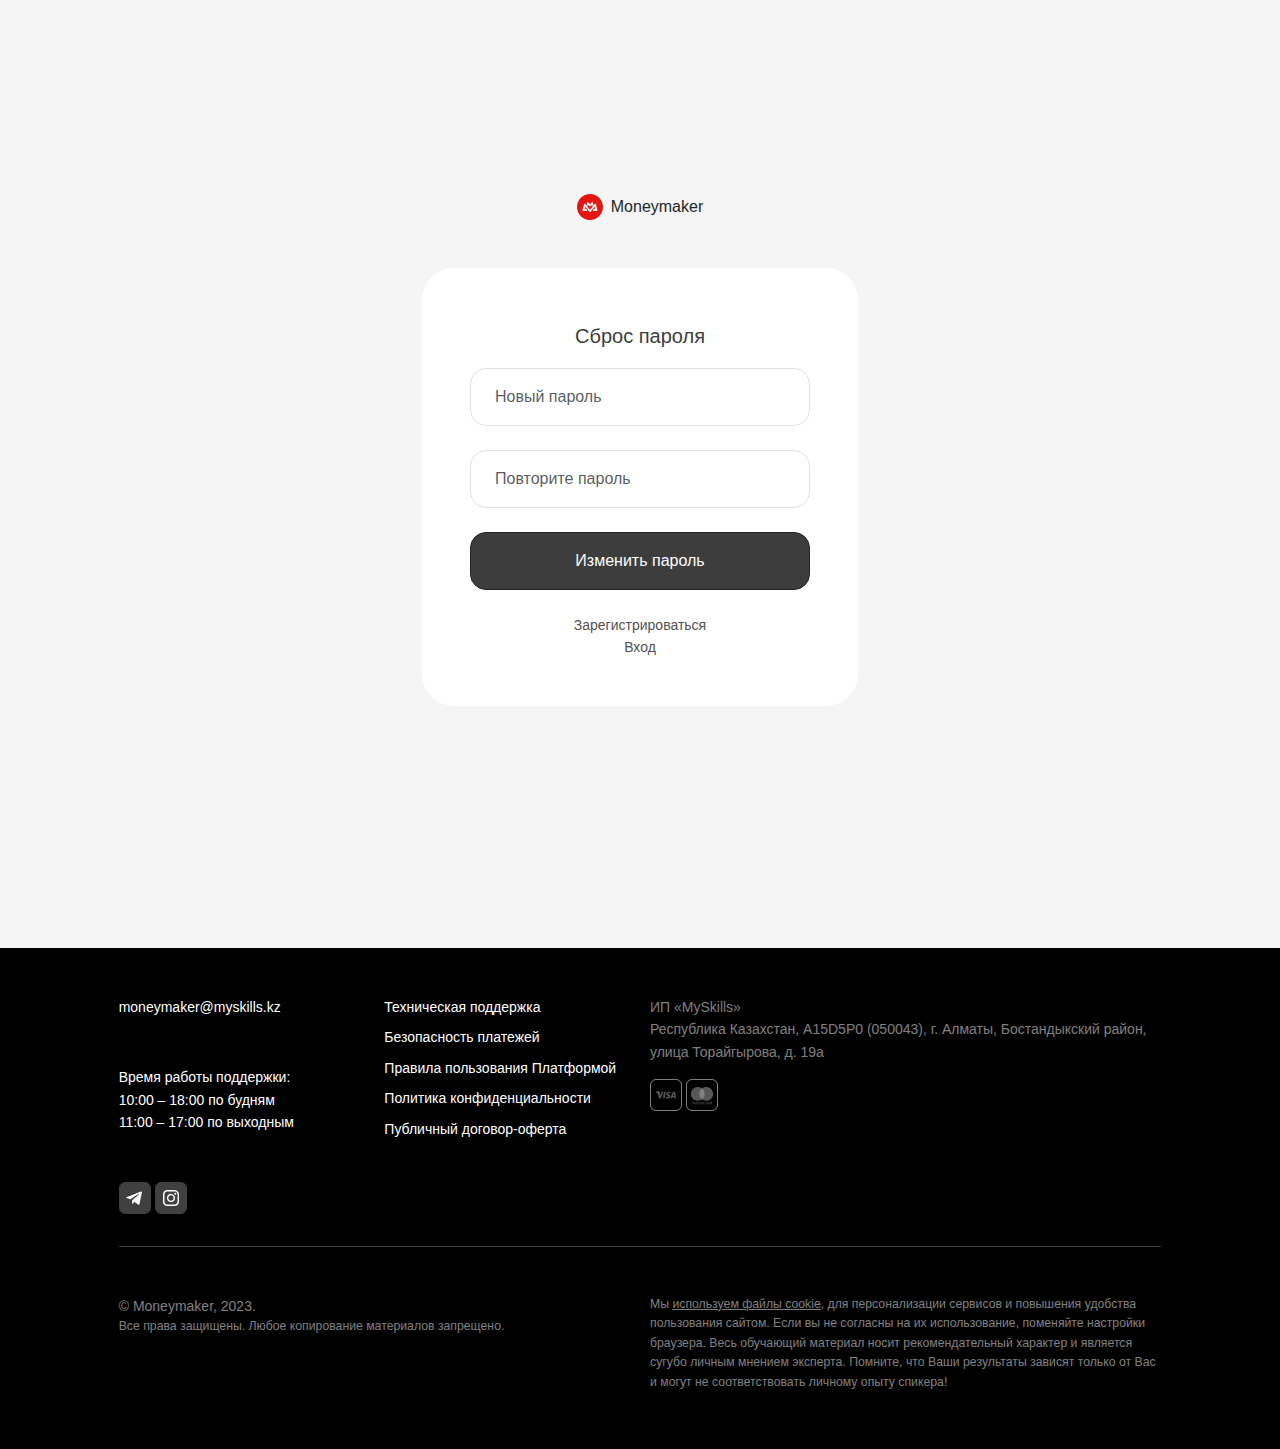
<file: password-reset.html>
<!doctype html>
<html lang="ru">
<head>
    <meta charset="UTF-8">
    <meta name="viewport"
          content="width=device-width, user-scalable=no, initial-scale=1.0, maximum-scale=1.0, minimum-scale=1.0">
    <meta http-equiv="X-UA-Compatible" content="ie=edge">

    <link rel="preconnect" href="https://fonts.googleapis.com">
    <link rel="preconnect" href="https://fonts.gstatic.com" crossorigin>
    <link href="https://fonts.googleapis.com/css2?family=Inter:wght@300;400;500;600;700;800&display=swap"
          rel="stylesheet">

    <link rel="stylesheet" href="css/bootstrap.min.css">
    <link rel="stylesheet" href="css/style.css">
    <title>Страница курса</title>
</head>
<body class="overflow-hidden auth-page">

<div class="preloader">
    <div class="wrapper">
        <img src="assets/red-logo.svg" alt="" class="logo-bg">
        <div class="loader"></div>
    </div>
</div>

<div class="site-container">
    <main class="main d-flex align-items-center justify-content-center min-vh-100 w-100 mb-5">

        <div class="login" style="max-width: 460px; width: 100%;">
            <div class="container">
                <div class="">
                    <div class="login__logo d-flex align-items-center justify-content-center mb-5">
                        <div class="d-flex align-items-center justify-content-center">
                            <img style="width: 26px;" src="assets/logo_rounded.svg" alt="Logo">
                            <span class="ms-2">Moneymaker</span>
                        </div>
                    </div>
                    <div class="p-5 w-100 bg-white rounded-5">
                        <form action="" class="mt-1">
                            <p class="fs-5 text-center mb-3 fw-medium" style="color: #3d3d3d">Сброс пароля</p>
                            <input type="hidden" name="email" value="email">
                            <div class="mb-4">
                                <input type="password" name="password" class="form-control px-4 py-3 rounded-4"
                                       placeholder="Новый пароль">
                            </div>
                            <div class="mb-4">
                                <input type="password" name="password_confirmation" class="form-control px-4 py-3 rounded-4"
                                       placeholder="Повторите пароль">
                            </div>
                            <div class="mb-4">
                                <button class="btn btn-dark w-100 px-4 py-3 rounded-4" style="background: #3d3d3d;"
                                        type="submit">Изменить пароль
                                </button>
                            </div>
                        </form>
                        <div class="links d-flex flex-column align-items-center justify-content-center">
                            <a href="#" class="small text-decoration-none" style="color: #525252">Зарегистрироваться</a>
                            <a href="#" class="small text-decoration-none" style="color: #525252">Вход</a>
                        </div>
                    </div>
                </div>
            </div>
        </div>

    </main>
    <footer class="footer text-white small fw-light" style="background: #000;">
        <div class="container py-5 col-10 intro__container">
            <div class="row mb-4">
                <div class="col-12 col-lg-3 col-md-6 mb-2 col-sm-6">
                    <a href="mailto:moneymaker@myskills.kz" class="text-white mb-5 d-block text-decoration-none">moneymaker@myskills.kz</a>
                    <div class="mb-5">
                        <p class="mb-0">Время работы поддержки:</p>
                        <span>10:00 – 18:00 по будням</span><br>
                        <span>11:00 – 17:00 по выходным</span>
                    </div>
                    <div class="d-flex flex-row flex-wrap align-items-center justify-content-start">
                        <div class="me-1 rounded-2 overflow-hidden"
                             style="border: 1px solid rgba(255, 255, 255, .25);width: 32px; height: 32px;">
                            <a href="#" class="d-block icon-hover" style="background: rgba(255, 255, 255, .25)">
                                <img src="assets/tglogo.svg" class="d-block object-fit-cover" alt="Visa Logo">
                            </a>
                        </div>
                        <div class="me-1 rounded-2 overflow-hidden"
                             style="border: 1px solid rgba(255, 255, 255, .25);width: 32px; height: 32px;">
                            <a href="#" class="d-block icon-hover" style="background: rgba(255, 255, 255, .25)">
                                <img src="assets/instalogo.svg" class="d-block object-fit-cover" alt="Mastercard Logo">
                            </a>
                        </div>
                    </div>
                </div>
                <div class="col-12 col-lg-3 col-md-6 mb-2 col-sm-6 ">
                    <a href="#" class="text-white mb-2 d-block text-decoration-none">
                        Техническая поддержка
                    </a>
                    <a href="#" class="text-white mb-2 d-block text-decoration-none">
                        Безопасность платежей
                    </a>
                    <a href="#" class="text-white mb-2 d-block text-decoration-none">
                        Правила пользования Платформой
                    </a>
                    <a href="#" class="text-white mb-2 d-block text-decoration-none">
                        Политика конфиденциальности
                    </a>
                    <a href="#" class="text-white mb-2 d-block text-decoration-none">
                        Публичный договор-оферта
                    </a>
                </div>
                <div class="col-12 col-lg-6 col-md-12 col-sm-12">
                    <span class="text-white-50">ИП «MySkills»</span>
                    <p class="text-white-50 mb-3">Республика Казахстан, A15D5P0 (050043), г. Алматы, Бостандыкский
                        район, улица Торайгырова, д. 19а</p>
                    <div class="d-flex flex-row flex-wrap align-items-center justify-content-start">
                        <div class="me-1 rounded-2"
                             style="border: 1px solid rgba(255, 255, 255, .5);width: 32px; height: 32px;">
                            <img src="assets/visalogo.svg" class="d-block icon-hover object-fit-cover" alt="Visa Logo">
                        </div>
                        <div class="me-1 rounded-2"
                             style="border: 1px solid rgba(255, 255, 255, .5);width: 32px; height: 32px;">
                            <img src="assets/mastercard.svg" class="d-block icon-hover object-fit-cover"
                                 alt="Mastercard Logo">
                        </div>
                    </div>
                </div>
            </div>
            <hr>
            <div class="row mt-5">
                <div class="col-12 col-lg-6 col-md-6 col-sm-6 mb-2 ">
                    <div class="text-white-50">
                        © Moneymaker, 2023.
                    </div>
                    <div class="small text-white-50">
                        Все права защищены. Любое копирование материалов запрещено.
                    </div>
                </div>
                <div class="col-12 col-lg-6 col-md-6 col-sm-6 mb-2 ">
                    <div class="small text-white-50">
                        Мы <a href="#" class="text-white-50 text-decoration-underline">используем файлы cookie</a>, для
                        персонализации сервисов и повышения удобства пользования сайтом.
                        Если вы не согласны на их использование, поменяйте настройки браузера. Весь обучающий материал
                        носит рекомендательный характер и является сугубо личным мнением эксперта. Помните, что Ваши
                        результаты зависят только от Вас и могут не соответствовать личному опыту спикера!
                    </div>
                </div>
            </div>
        </div>
    </footer>
</div>
<script src="js/script.js"></script>
</body>
</html>
</file>
<file: css/style.css>
body {
    font-size: 16px;
    font-weight: 400;
    line-height: 1.6;
    font-family: 'TasmanMind', sans-serif;
}

.row {
    --bs-gutter-x: 20px;
}

*,
*::before,
*::after {
    -webkit-box-sizing: border-box;
    -moz-box-sizing: border-box;

    box-sizing: border-box;
}

img {
    pointer-events: none;
}

.anketa-page {
    background: linear-gradient(0deg, rgba(0, 0, 0, 1) 0%, rgba(32, 33, 36, 1) 98%);
}

.lessons-page {
    background: #FFFFFF;
}

.auth-page {
    background: #F5F5F5;
}

.course-page {
    background: #F7F7F7;
}

.special__item:nth-child(odd) {
    padding-right: 10px;
}

.special__item:nth-child(even) {
    padding-left: 10px;
}

.homework__image {
    order: 3;
    transform: rotate(79deg);
    max-width: 50%;
    bottom: 0;
    right: -50px;
    pointer-events: none;
}

.special__content {
    padding-left: 15px;
    padding-right: 30px;
}

.special__inner {
    padding: 20px;
    background-color: #fff;
    border-radius: 15px;
    box-shadow: transparent 0 0 20px -8px;
    cursor: pointer;
}

.special__description {
    color: #222;
    font-family: 'TasmanMind', sans-serif;
    font-size: 14px;
    font-weight: 300;
    line-height: 18px;
}

.special__title {
    color: #222;
    font-family: 'TasmanMind', sans-serif;
    font-size: 18px;
    font-weight: 500;
    line-height: 23px;
    margin-bottom: 5px;
}

.special__image {
    border-radius: 10px;
    width: 90px;
    height: 90px;
}

.header {
    color: #fff;
}

.logout {
    border-width: 0;
    color: #222;
    cursor: pointer;
    font-size: 13px;
    line-height: 20px;
    font-weight: 300;
}

.title {
    font-family: 'TasmanMind', sans-serif;
    font-size: 25px;
    font-weight: 500;
    line-height: 31px;
}

.curator__img {
    position: absolute;
    z-index: 0;
    left: 0;
    bottom: 0;
    height: 76px;
}

.curator__inner {
    padding: 20px;
    background-color: #fff;
    border-radius: 15px;
}

.curator__title {
    color: #222;
    font-size: 18px;
    font-weight: 300;
    line-height: 23px;
}

.margin__right-to-bottom {
    margin-right: 10px;
}

.main__content {
    max-width: 1224px;
    width: 100%;
    display: flex;
    flex-direction: column;
    align-items: center;
    justify-content: center;
    margin: auto;
}

.course,
.curator,
.course__modules {
    margin-top: 45px;
}

.arrow {
    color: #222;
    font-family: LabGrotesque, Arial, sans-serif;
    font-size: 14px;
    font-weight: 500;
    line-height: 18px;
}

.course__info-wrapper,
.course__homework-info-wrapper {
    background-color: #fff;
    border-radius: 15px;
    color: #212529;
    padding: 20px;
}

.course__stat {
    color: #222;
    font-size: 14px;
    font-weight: 500;
    line-height: 18px;
    margin-bottom: 10px;
}

.course__title {
    color: #222;
    font-size: 28px;
    font-weight: 500;
    line-height: 35px;
    margin-bottom: 60px;
}

.btn--custom,
.btn--curator {
    padding: 14px 44px;
    background-color: #222;
    border: 0 solid transparent;
    border-radius: 10px;
    color: #fff;
    cursor: pointer;
    font-size: 14px;
    font-weight: 500;
    line-height: 1.55;
    outline: none;
    text-align: center;
    text-decoration: none;
    text-size-adjust: 100%;
    transition: background-color .1s ease-in-out, color .1s ease-in-out, border-color .1s ease-in-out;
    vertical-align: middle;
}

.btn--curator, .file-input .fileinput-remove {
    border-radius: 10px;
    padding: 14px 34px;
    background-color: #f7f7f7;
    transition: background-color .1s ease-in-out, color .1s ease-in-out, border-color .1s ease-in-out;
    vertical-align: middle;
    color: #222;
    font-size: 14px;
}

.btn--submit {
    padding: 14px 34px;
    color: #fff;
    cursor: pointer;
    font-family: TasmanMind, sans-serif;
    font-size: 14px;
    font-weight: 500;
    line-height: 21.7px;
    text-align: center;
    width: 100%;
}

.file-input .btn-file,
.file-input-new .btn-file {
    padding: 14px 44px;
    background-color: #222;
    border: 0 solid transparent;
    border-radius: 10px;
    color: #fff;
    cursor: pointer;
    font-size: 14px;
    font-weight: 500;
    line-height: 1.55;
    outline: none;
    text-align: center;
    text-decoration: none;
    text-size-adjust: 100%;
    transition: background-color .1s ease-in-out, color .1s ease-in-out, border-color .1s ease-in-out;
    vertical-align: middle;
}

.btn--curator:hover {
    background-color: #f0f0f0;
    color: #222222;
}

.header__company {
    font-weight: 700;
    font-size: 17px;
}

.header__info {
    background-color: #3b3c3f;
    border: 0 solid transparent;
    padding: 6px 15px;
    border-radius: 50px;

    color: #f0f0f0;
    font-size: 11px;
    font-weight: 500;
    line-height: 17px;
}

.logo-bg {
    width: 49px;
    height: 49px;
    display: block;
}

.logo {
    width: 29px;
    height: 29px;
    display: block;
}

.icon-hover {
    transition: opacity .2s linear;
}

.icon-hover:hover {
    opacity: .75;
}

.disable .module__content {
    background: #222222;
}

.disable .module__title {
    color: rgba(255, 255, 255, 0.7);
}

.module__title {
    color: #222;
    font-size: 16px;
    font-weight: 500;
    line-height: 26px;
}

.module__thumb {
    max-height: 115px;
    overflow: hidden;
}

.disable .module__thumb img {
    filter: grayscale(1);
}

.module__thumb img {
    display: block;
    object-fit: contain;
    max-width: 100%;
    max-height: 100%;
}

.module__popup-title {
    color: #222;
    font-size: 28px;
    font-weight: 500;
    line-height: 32px;
}

.module__popup-info {
    color: #222;
    font-size: 16px;
    font-weight: 300;
    line-height: 20px;
}

.module__content {
    transition: transform .4s cubic-bezier(0, .91, .27, 1.07);
    background: #fff;
    padding: 30px 30px 40px;
    border-radius: 15px;
}

.module__content:hover {
    transform: translateY(-10px);
}

#special-bot .f-button.is-close-btn,
#special-table .f-button.is-close-btn {
    top: 10px;
    right: 10px;
}

.fancybox__content > .f-button.is-close-btn {
    --f-button-width: 40px;
    --f-button-height: 40px;
    border-radius: 10px;
    background-color: #fff;
    top: 20px;
    right: 20px;
    color: #222;
    box-shadow: rgba(0, 0, 0, .1) 0 0 5px 0;
    cursor: pointer;
    opacity: 1;
}

.is-compact .fancybox__content > .f-button.is-close-btn {
    border-radius: 10px;
    opacity: 1;
    top: 20px;
    background-color: #fff;
    right: 20px;
    color: #222;
    box-shadow: rgba(0, 0, 0, .1) 0 0 5px 0;
    cursor: pointer;
    --f-button-width: 34px;
    --f-button-height: 34px;
    --f-button-border-radius: 4px;
    --f-button-color: var(--fancybox-color, #fff);
    --f-button-hover-color: var(--fancybox-color, #fff);
    --f-button-bg: transparent;
    --f-button-hover-bg: transparent;
    --f-button-active-bg: transparent;
    --f-button-svg-width: 22px;
    --f-button-svg-height: 22px;
}

/* Preloader */

.preloader {
    opacity: 1;
    position: fixed;
    top: 0;
    bottom: 0;
    right: 0;
    left: 0;

    width: 100%;
    height: 100%;
    z-index: 100000;

    display: flex;
    align-items: center;
    justify-content: center;

    background: #F2F2F2;
    transition: opacity .2s ease;
}

.preloader.loaded {
    opacity: 0;
    pointer-events: none;
}

.preloader .wrapper {
    display: flex;
    flex-direction: column;
    align-items: center;
    justify-content: center;
}

.preloader .logo-bg {
    margin-bottom: 20px;
}

.loader {
    display: block;
    --height-of-loader: 4px;
    --loader-color: #E31612;
    width: 130px;
    height: var(--height-of-loader);
    border-radius: 30px;
    background-color: rgba(0, 0, 0, 0.2);
    position: relative;
}

.loader::before {
    content: "";
    position: absolute;
    background: var(--loader-color);
    top: 0;
    left: 0;
    width: 0%;
    height: 100%;
    border-radius: 30px;
    animation: moving 1s ease-in-out infinite;;
}

@keyframes moving {
    50% {
        width: 100%;
    }

    100% {
        width: 0;
        right: 0;
        left: unset;
    }
}

/* sidebar */

.sidebar {
    padding: 20px 40px;
    position: fixed;
    top: 0;
    left: 0;
}

.sidebar__menu {
    padding: 0;
    margin: 0;
    list-style: none;

    display: flex;
    flex-direction: column;
    align-items: center;
}

.sidebar__menu-item {
    margin-bottom: 10px;
}

.sidebar__menu-link img {
    width: 18px;
    height: 18px;
}

.lessons-list {
    display: flex;
    align-items: center;
    justify-content: space-between;
    gap: 5px;
}

.lessons-list__item {
    flex: 1 1 0;
    height: 4px;
    border-radius: 4px;
    background: #E0E0E0;
}

.lessons-list__item.active {
    background: #242424;
}

.lesson__content {
    pointer-events: none;
    user-select: none;
    margin-bottom: 20px;
}

.lesson__content p {
    margin-bottom: 10px;
    font-weight: 400;
}

.lesson__content img {
    max-width: 100%;
    width: 100%;
    display: block;
    margin-top: 30px;
    margin-bottom: 20px;
}

.lesson__content iframe {
    max-width: 100%;
    width: 100%;
    display: block;
    margin-top: 30px;
    margin-bottom: 20px;
}

.lesson__content h1,
.lesson__content h2,
.lesson__content h3,
.lesson__content h4,
.lesson__content h5,
.lesson__content h6 {
    font-weight: 500;
    margin-top: 30px;
    margin-bottom: 20px;
}

.homework__content {
    background: #121212;
}

.homework__course--wrapper {
    min-height: 140px;
}

.homework__course--wrapper .btn--wrapper {
    z-index: 100;
}

.homework__title {
    z-index: 200;
}

.homework__form input,
.homework__form textarea,
.homework__form select {
    padding: 13px 20px;
    color: #222;
    font-size: 14px !important;
    font-weight: 300 !important;;
    line-height: 1.33 !important;;
}

.homework__form label {
    color: #000;
    font-size: 16px;
    font-weight: 500;
}

.module__popup {
    border-radius: 30px;
    display: none;
    padding: 30px 30px 30px;
    max-width: 920px;
    width: 100%;
    margin-bottom: 200px;
}

@media (max-width: 992px) {
    .special__item:nth-child(odd) {
        padding-right: 0;
    }

    .special__item:nth-child(even) {
        padding-left: 0;
    }
}

@media (max-width: 576px) {

    .course__inner {
        padding: 20px;
        background-color: #222222;
        border-radius: 15px;
    }

    .course__info-wrapper {
        background-color: #222222 !important;
    }

    .course__stat {
        color: #fff;
    }

    .arrow {
        color: #fff;
    }

    .course__title {
        color: #fff;
    }

    .course__info-wrapper {
        padding: 0;
    }

    .module__popup {
        padding: 20px;
    }

    .btn-course-start {
        padding: 12px 34px;
        font-size: 16px;
        background-color: #f7f7f7;
        transition: background-color .1s ease-in-out, color .1s ease-in-out, border-color .1s ease-in-out;
        vertical-align: middle;
        color: #222;
        width: 100%;
    }

    .module__popup-title {
        font-size: 24px;
        line-height: 28px;
    }

    .course__homework-info-wrapper {
        min-height: 200px;
        background-color: #fff !important;
    }

    .homework__title {
        color: #222222;
    }

    .homework__course--wrapper .btn {
        z-index: 100;
        width: 100%;
        border-color: #222222 !important;
        background-color: #fff;
        color: #222222 !important;
    }

    .special__title {
        font-size: 16px;
    }

    .homework__image {
        top: 0;
    }

    .btn--curator {
        width: 100%;
    }

    .margin__right-to-bottom {
        margin-bottom: 10px;
        margin-right: 0;
    }

    .btn__curator {
        flex-basis: 100%;
    }

    .curator__title {
        font-size: 16px !important;
    }
}

@media (max-width: 468px) {

    .special__inner {
        padding: 15px;
    }

    .special__content {
        padding-right: 15px;
    }

    .special__description {
        color: #222;
        font-size: 10px;
        font-weight: 300;
        line-height: 13px;
        word-break: normal;
    }

    .special__title {
        font-size: 12px;
        line-height: 15px;
    }

    .module__title {
        font-size: 16px;
        line-height: 16px;
    }

    .lessons__list-item {
        font-size: 14px !important;
        padding: 10px 20px !important;
    }

    .course__stat {
        font-size: 12px;
    }

    .course__title {
        font-size: 26px;
        line-height: 34px;
    }

    .title {
        line-height: 20px;
        font-size: 18px;
    }

    .row {
        --bs-gutter-x: 0px;
    }

    .arrow {
        font-size: 12px;
    }

    .module__content {
        flex-direction: row !important;
        align-items: flex-start;
        justify-content: space-between;
        gap: 10px;
    }

    .module__content .module__title {
        max-width: 70%;
    }

    .module__content .module__thumb {
        margin-bottom: 0 !important;
        max-width: 30%;
    }

    .footer__copy {
        font-size: 10px;
        text-align: center;
        line-height: 14px;
        color: #666;
    }

    .footer__adress {
        text-align: center;
    }

    .footer__logos {
        justify-content: center !important;
    }

    .footer__social {
        justify-content: center !important;
        margin-bottom: 20px;
    }

    .footer__links {
        text-align: center;
    }

    .footer__contact {
        text-align: center;
    }

    .footer__date {
        text-align: center;
        margin-bottom: 10px !important;
    }

    .footer__cookie {
        font-size: 10px;
        text-align: center;
        line-height: 14px;
    }

    .footer__cookie a {
        color: #666;
    }

    .special__list {
        display: flex;
        gap: 10px;
        flex-wrap: nowrap !important;
        overflow-x: auto !important;
    }

    .special__list-item {
        flex: 0 0 auto;
    }
}
</file>
